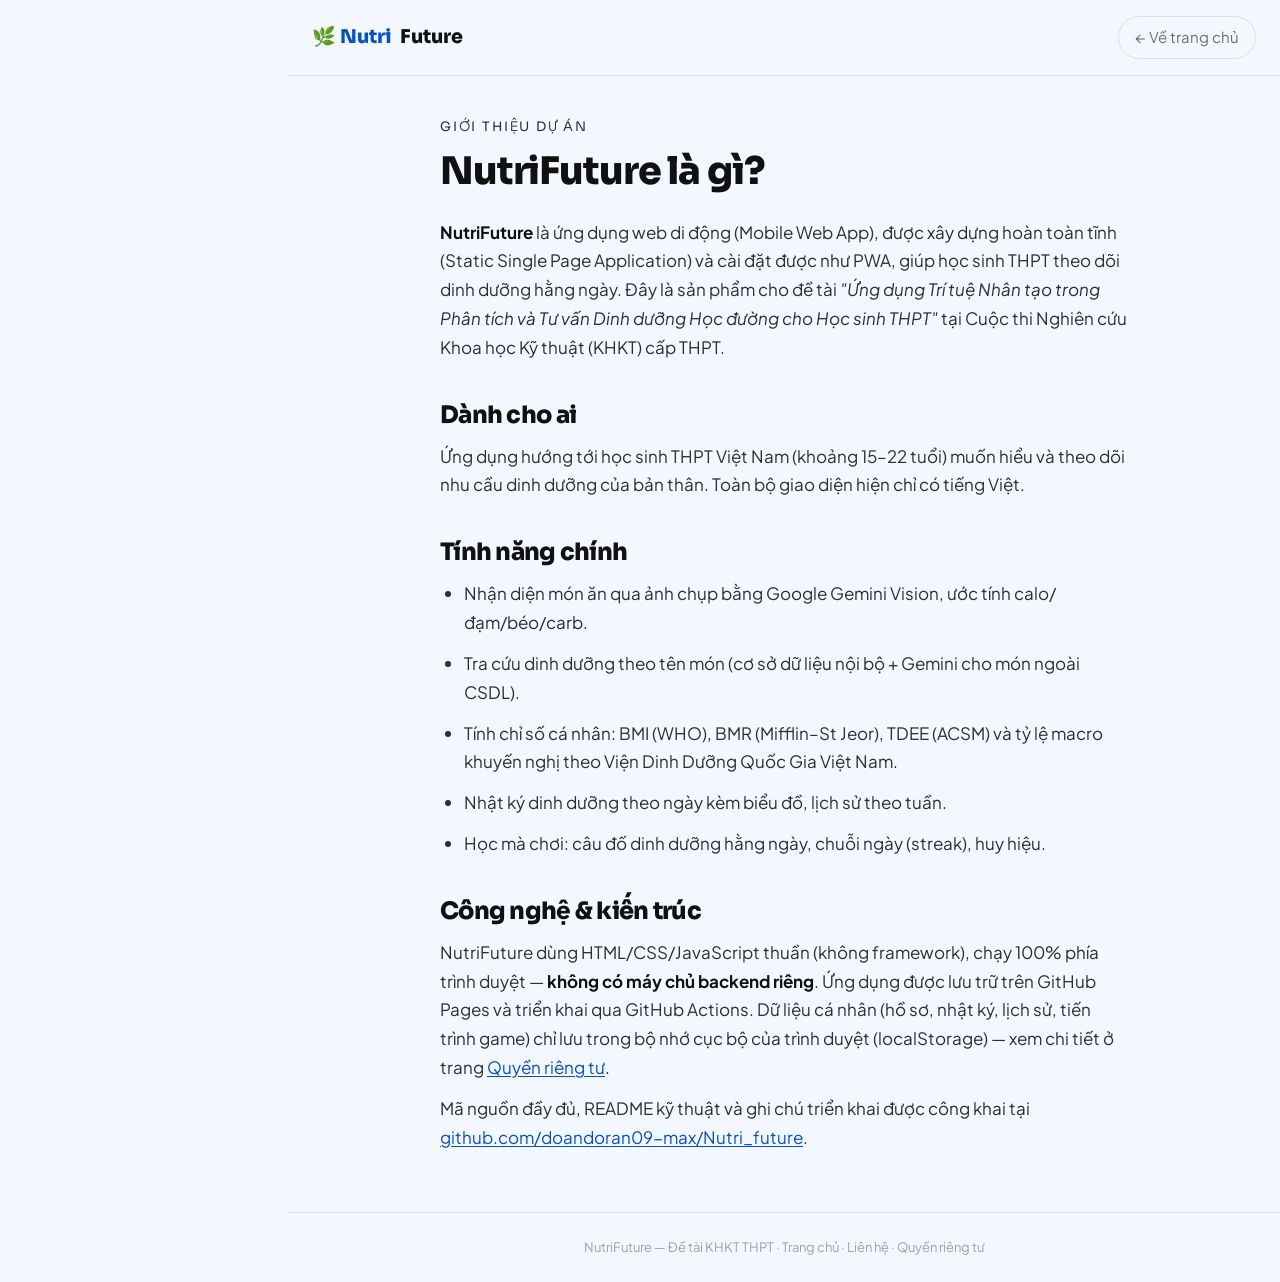
<file: about.html>
<!DOCTYPE html>
<html lang="vi">
<head>
  <meta charset="UTF-8" />
  <meta name="viewport" content="width=device-width, initial-scale=1.0, viewport-fit=cover" />
  <meta name="theme-color" content="#054fd4" />

  <title>Giới thiệu — NutriFuture</title>
  <meta name="description" content="NutriFuture là ứng dụng web tĩnh (PWA) dùng Google Gemini AI giúp học sinh THPT theo dõi dinh dưỡng — tìm hiểu tính năng, đối tượng sử dụng và công nghệ." />
  <link rel="canonical" href="https://doandoran09-max.github.io/Nutri_future/about.html" />
  <meta property="og:type" content="article" />
  <meta property="og:title" content="Giới thiệu — NutriFuture" />
  <meta property="og:description" content="NutriFuture là ứng dụng web tĩnh (PWA) dùng Google Gemini AI giúp học sinh THPT theo dõi dinh dưỡng." />
  <meta property="og:url" content="https://doandoran09-max.github.io/Nutri_future/about.html" />
  <meta property="og:image" content="https://doandoran09-max.github.io/Nutri_future/icons/icon-512.png" />
  <meta property="og:locale" content="vi_VN" />

  <link rel="icon" type="image/png" sizes="192x192" href="icons/icon-192.png" />

  <script>
    (function () {
      try {
        document.documentElement.setAttribute('data-theme', localStorage.getItem('nf_theme') || 'light');
      } catch (e) {}
    })();
  </script>

  <link rel="preconnect" href="https://fonts.googleapis.com" />
  <link rel="preconnect" href="https://fonts.gstatic.com" crossorigin />
  <link href="https://fonts.googleapis.com/css2?family=Sora:wght@400;500;600;700;800&family=Plus+Jakarta+Sans:ital,wght@0,400;0,500;0,600;0,700;0,800;1,600&display=swap" rel="stylesheet" />

  <link rel="stylesheet" href="css/main.css" />
  <link rel="stylesheet" href="css/static-pages.css" />
</head>
<body class="static-page">

  <header class="static-page__header">
    <a class="static-page__logo" href="index.html#home">🌿 Nutri<span>Future</span></a>
    <a class="static-page__back" href="index.html#home">← Về trang chủ</a>
  </header>

  <main class="static-page__content">
    <p class="static-page__eyebrow">Giới thiệu dự án</p>
    <h1>NutriFuture là gì?</h1>

    <p>
      <strong>NutriFuture</strong> là ứng dụng web di động (Mobile Web App), được xây dựng hoàn
      toàn tĩnh (Static Single Page Application) và cài đặt được như PWA, giúp học sinh THPT
      theo dõi dinh dưỡng hằng ngày. Đây là sản phẩm cho đề tài
      <em>"Ứng dụng Trí tuệ Nhân tạo trong Phân tích và Tư vấn Dinh dưỡng Học đường cho Học
      sinh THPT"</em> tại Cuộc thi Nghiên cứu Khoa học Kỹ thuật (KHKT) cấp THPT.
    </p>

    <h2>Dành cho ai</h2>
    <p>
      Ứng dụng hướng tới học sinh THPT Việt Nam (khoảng 15–22 tuổi) muốn hiểu và theo dõi nhu
      cầu dinh dưỡng của bản thân. Toàn bộ giao diện hiện chỉ có tiếng Việt.
    </p>

    <h2>Tính năng chính</h2>
    <ul>
      <li>Nhận diện món ăn qua ảnh chụp bằng Google Gemini Vision, ước tính calo/đạm/béo/carb.</li>
      <li>Tra cứu dinh dưỡng theo tên món (cơ sở dữ liệu nội bộ + Gemini cho món ngoài CSDL).</li>
      <li>Tính chỉ số cá nhân: BMI (WHO), BMR (Mifflin–St Jeor), TDEE (ACSM) và tỷ lệ macro
        khuyến nghị theo Viện Dinh Dưỡng Quốc Gia Việt Nam.</li>
      <li>Nhật ký dinh dưỡng theo ngày kèm biểu đồ, lịch sử theo tuần.</li>
      <li>Học mà chơi: câu đố dinh dưỡng hằng ngày, chuỗi ngày (streak), huy hiệu.</li>
    </ul>

    <h2>Công nghệ &amp; kiến trúc</h2>
    <p>
      NutriFuture dùng HTML/CSS/JavaScript thuần (không framework), chạy 100% phía trình
      duyệt — <strong>không có máy chủ backend riêng</strong>. Ứng dụng được lưu trữ trên
      GitHub Pages và triển khai qua GitHub Actions. Dữ liệu cá nhân (hồ sơ, nhật ký, lịch sử,
      tiến trình game) chỉ lưu trong bộ nhớ cục bộ của trình duyệt (localStorage) — xem chi
      tiết ở trang <a href="privacy.html">Quyền riêng tư</a>.
    </p>

    <p>
      Mã nguồn đầy đủ, README kỹ thuật và ghi chú triển khai được công khai tại
      <a href="https://github.com/doandoran09-max/Nutri_future">github.com/doandoran09-max/Nutri_future</a>.
    </p>
  </main>

  <footer class="static-page__footer">
    NutriFuture — Đề tài KHKT THPT · <a href="index.html#home">Trang chủ</a> ·
    <a href="contact.html">Liên hệ</a> · <a href="privacy.html">Quyền riêng tư</a>
  </footer>
</body>
</html>
</file>
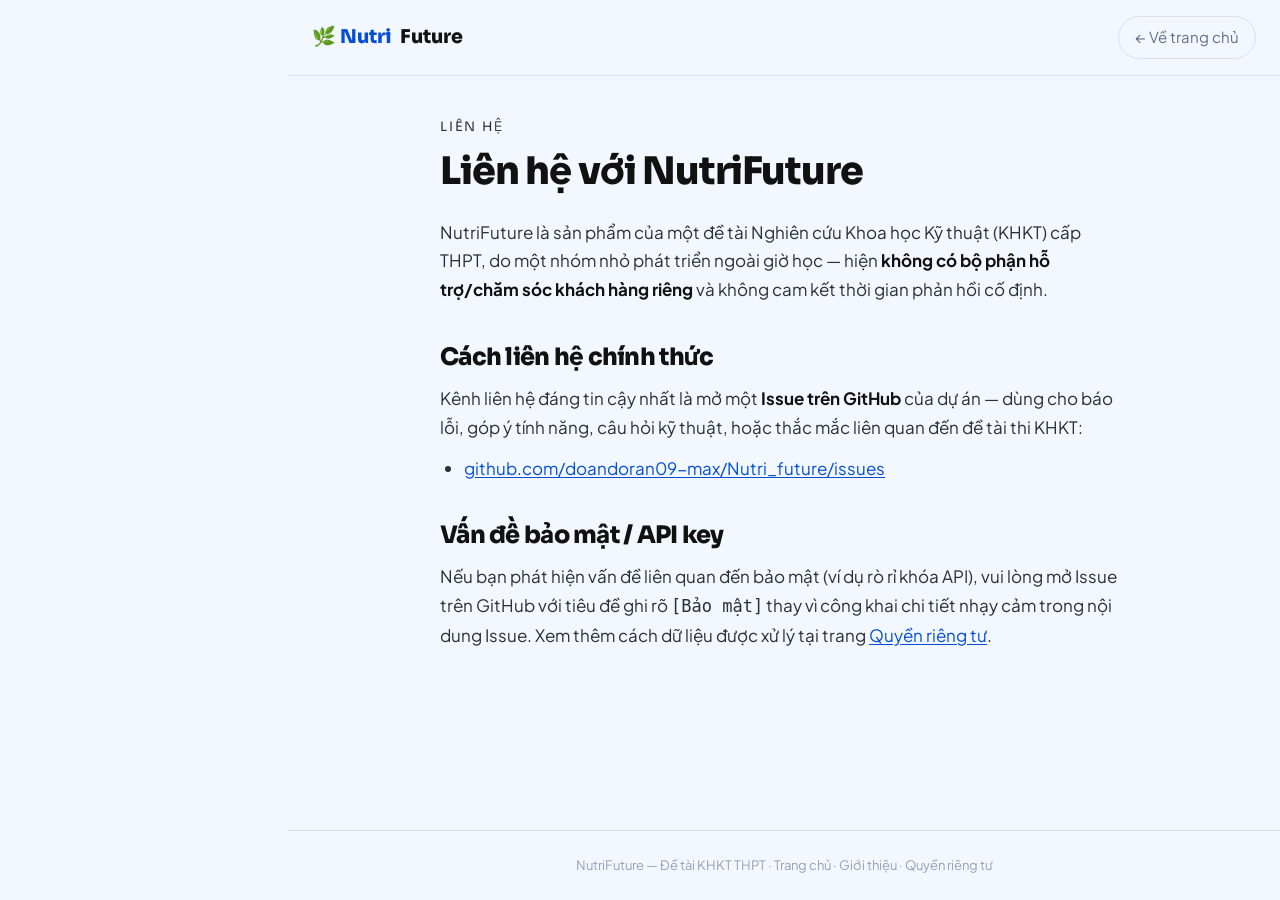
<file: contact.html>
<!DOCTYPE html>
<html lang="vi">
<head>
  <meta charset="UTF-8" />
  <meta name="viewport" content="width=device-width, initial-scale=1.0, viewport-fit=cover" />
  <meta name="theme-color" content="#054fd4" />

  <title>Liên hệ — NutriFuture</title>
  <meta name="description" content="Cách liên hệ với nhóm phát triển NutriFuture — báo lỗi, góp ý tính năng hoặc đặt câu hỏi qua GitHub." />
  <link rel="canonical" href="https://doandoran09-max.github.io/Nutri_future/contact.html" />
  <meta property="og:type" content="website" />
  <meta property="og:title" content="Liên hệ — NutriFuture" />
  <meta property="og:description" content="Cách liên hệ với nhóm phát triển NutriFuture." />
  <meta property="og:url" content="https://doandoran09-max.github.io/Nutri_future/contact.html" />
  <meta property="og:image" content="https://doandoran09-max.github.io/Nutri_future/icons/icon-512.png" />
  <meta property="og:locale" content="vi_VN" />

  <link rel="icon" type="image/png" sizes="192x192" href="icons/icon-192.png" />

  <script>
    (function () {
      try {
        document.documentElement.setAttribute('data-theme', localStorage.getItem('nf_theme') || 'light');
      } catch (e) {}
    })();
  </script>

  <link rel="preconnect" href="https://fonts.googleapis.com" />
  <link rel="preconnect" href="https://fonts.gstatic.com" crossorigin />
  <link href="https://fonts.googleapis.com/css2?family=Sora:wght@400;500;600;700;800&family=Plus+Jakarta+Sans:ital,wght@0,400;0,500;0,600;0,700;0,800;1,600&display=swap" rel="stylesheet" />

  <link rel="stylesheet" href="css/main.css" />
  <link rel="stylesheet" href="css/static-pages.css" />
</head>
<body class="static-page">

  <header class="static-page__header">
    <a class="static-page__logo" href="index.html#home">🌿 Nutri<span>Future</span></a>
    <a class="static-page__back" href="index.html#home">← Về trang chủ</a>
  </header>

  <main class="static-page__content">
    <p class="static-page__eyebrow">Liên hệ</p>
    <h1>Liên hệ với NutriFuture</h1>

    <p>
      NutriFuture là sản phẩm của một đề tài Nghiên cứu Khoa học Kỹ thuật (KHKT) cấp THPT, do
      một nhóm nhỏ phát triển ngoài giờ học — hiện <strong>không có bộ phận hỗ trợ/chăm sóc
      khách hàng riêng</strong> và không cam kết thời gian phản hồi cố định.
    </p>

    <h2>Cách liên hệ chính thức</h2>
    <p>
      Kênh liên hệ đáng tin cậy nhất là mở một <strong>Issue trên GitHub</strong> của dự án —
      dùng cho báo lỗi, góp ý tính năng, câu hỏi kỹ thuật, hoặc thắc mắc liên quan đến đề tài
      thi KHKT:
    </p>
    <ul>
      <li>
        <a href="https://github.com/doandoran09-max/Nutri_future/issues">
          github.com/doandoran09-max/Nutri_future/issues</a>
      </li>
    </ul>

    <h2>Vấn đề bảo mật / API key</h2>
    <p>
      Nếu bạn phát hiện vấn đề liên quan đến bảo mật (ví dụ rò rỉ khóa API), vui lòng mở Issue
      trên GitHub với tiêu đề ghi rõ <code>[Bảo mật]</code> thay vì công khai chi tiết nhạy cảm
      trong nội dung Issue. Xem thêm cách dữ liệu được xử lý tại trang
      <a href="privacy.html">Quyền riêng tư</a>.
    </p>
  </main>

  <footer class="static-page__footer">
    NutriFuture — Đề tài KHKT THPT · <a href="index.html#home">Trang chủ</a> ·
    <a href="about.html">Giới thiệu</a> · <a href="privacy.html">Quyền riêng tư</a>
  </footer>
</body>
</html>
</file>
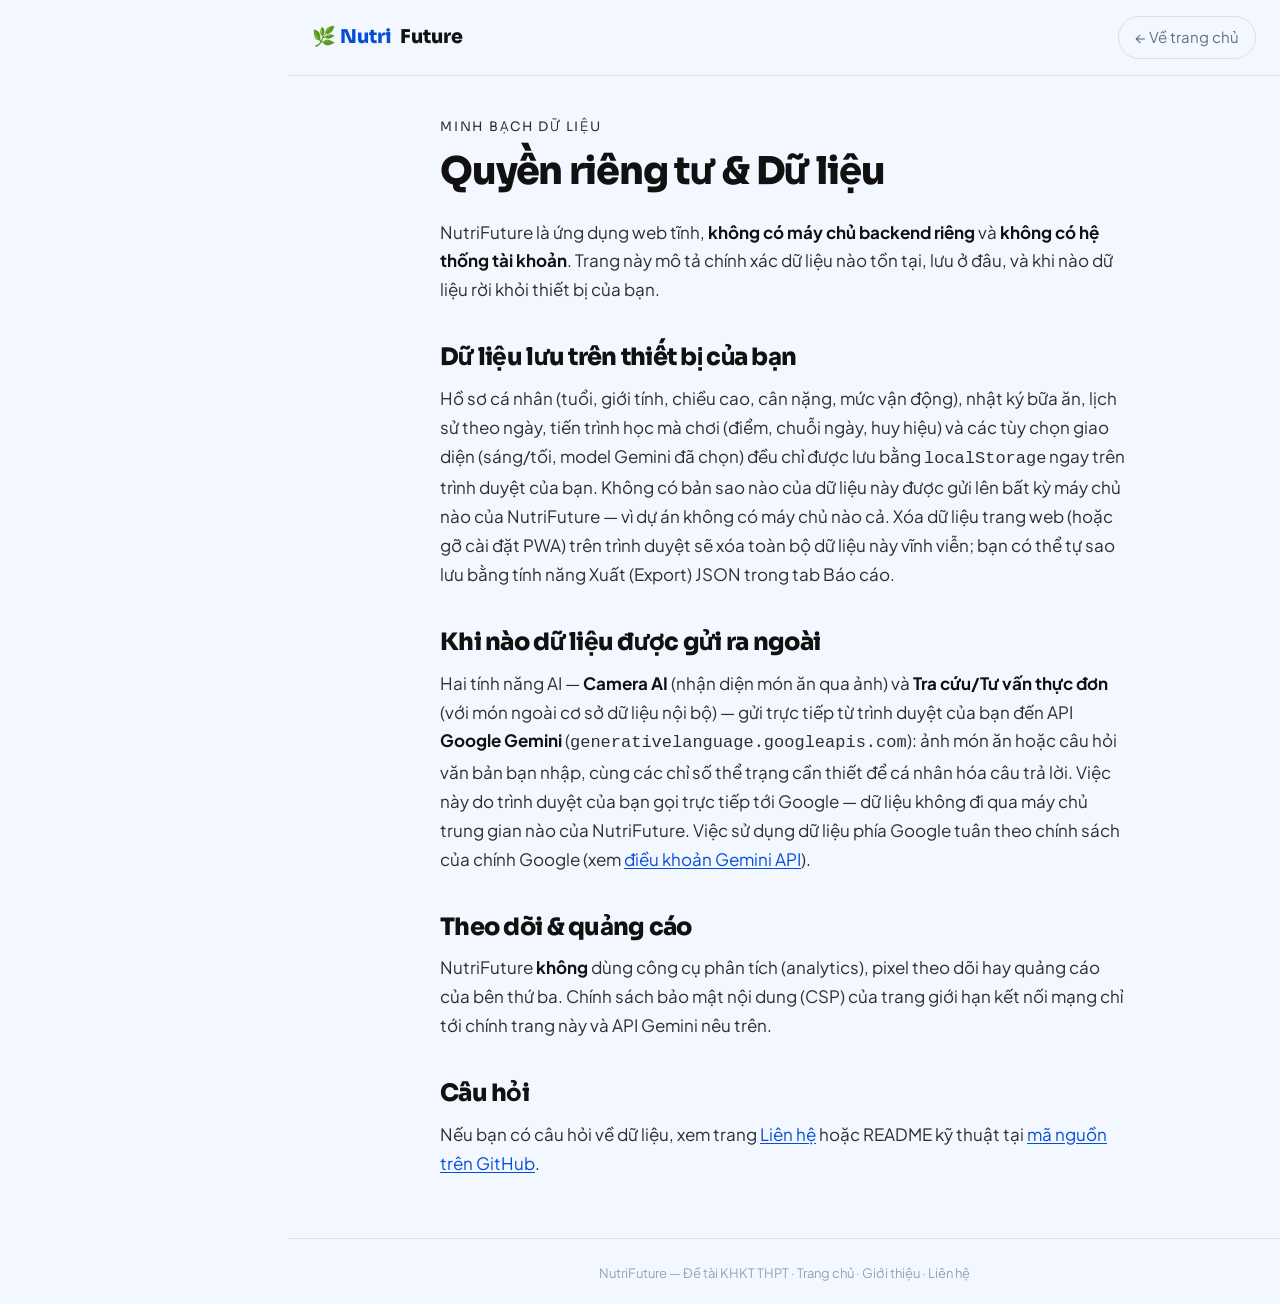
<file: privacy.html>
<!DOCTYPE html>
<html lang="vi">
<head>
  <meta charset="UTF-8" />
  <meta name="viewport" content="width=device-width, initial-scale=1.0, viewport-fit=cover" />
  <meta name="theme-color" content="#054fd4" />

  <title>Quyền riêng tư &amp; Dữ liệu — NutriFuture</title>
  <meta name="description" content="NutriFuture không có máy chủ backend: dữ liệu cá nhân chỉ lưu trong trình duyệt. Tìm hiểu dữ liệu nào tồn tại và Gemini API được dùng ra sao." />
  <link rel="canonical" href="https://doandoran09-max.github.io/Nutri_future/privacy.html" />
  <meta property="og:type" content="article" />
  <meta property="og:title" content="Quyền riêng tư & Dữ liệu — NutriFuture" />
  <meta property="og:description" content="Dữ liệu cá nhân chỉ lưu trong trình duyệt — không có máy chủ backend." />
  <meta property="og:url" content="https://doandoran09-max.github.io/Nutri_future/privacy.html" />
  <meta property="og:image" content="https://doandoran09-max.github.io/Nutri_future/icons/icon-512.png" />
  <meta property="og:locale" content="vi_VN" />

  <link rel="icon" type="image/png" sizes="192x192" href="icons/icon-192.png" />

  <script>
    (function () {
      try {
        document.documentElement.setAttribute('data-theme', localStorage.getItem('nf_theme') || 'light');
      } catch (e) {}
    })();
  </script>

  <link rel="preconnect" href="https://fonts.googleapis.com" />
  <link rel="preconnect" href="https://fonts.gstatic.com" crossorigin />
  <link href="https://fonts.googleapis.com/css2?family=Sora:wght@400;500;600;700;800&family=Plus+Jakarta+Sans:ital,wght@0,400;0,500;0,600;0,700;0,800;1,600&display=swap" rel="stylesheet" />

  <link rel="stylesheet" href="css/main.css" />
  <link rel="stylesheet" href="css/static-pages.css" />
</head>
<body class="static-page">

  <header class="static-page__header">
    <a class="static-page__logo" href="index.html#home">🌿 Nutri<span>Future</span></a>
    <a class="static-page__back" href="index.html#home">← Về trang chủ</a>
  </header>

  <main class="static-page__content">
    <p class="static-page__eyebrow">Minh bạch dữ liệu</p>
    <h1>Quyền riêng tư &amp; Dữ liệu</h1>

    <p>
      NutriFuture là ứng dụng web tĩnh, <strong>không có máy chủ backend riêng</strong> và
      <strong>không có hệ thống tài khoản</strong>. Trang này mô tả chính xác dữ liệu nào tồn
      tại, lưu ở đâu, và khi nào dữ liệu rời khỏi thiết bị của bạn.
    </p>

    <h2>Dữ liệu lưu trên thiết bị của bạn</h2>
    <p>
      Hồ sơ cá nhân (tuổi, giới tính, chiều cao, cân nặng, mức vận động), nhật ký bữa ăn, lịch
      sử theo ngày, tiến trình học mà chơi (điểm, chuỗi ngày, huy hiệu) và các tùy chọn giao
      diện (sáng/tối, model Gemini đã chọn) đều chỉ được lưu bằng
      <code>localStorage</code> ngay trên trình duyệt của bạn. Không có bản sao nào của dữ liệu
      này được gửi lên bất kỳ máy chủ nào của NutriFuture — vì dự án không có máy chủ nào cả.
      Xóa dữ liệu trang web (hoặc gỡ cài đặt PWA) trên trình duyệt sẽ xóa toàn bộ dữ liệu này
      vĩnh viễn; bạn có thể tự sao lưu bằng tính năng Xuất (Export) JSON trong tab Báo cáo.
    </p>

    <h2>Khi nào dữ liệu được gửi ra ngoài</h2>
    <p>
      Hai tính năng AI — <strong>Camera AI</strong> (nhận diện món ăn qua ảnh) và
      <strong>Tra cứu/Tư vấn thực đơn</strong> (với món ngoài cơ sở dữ liệu nội bộ) — gửi trực
      tiếp từ trình duyệt của bạn đến API <strong>Google Gemini</strong>
      (<code>generativelanguage.googleapis.com</code>): ảnh món ăn hoặc câu hỏi văn bản bạn
      nhập, cùng các chỉ số thể trạng cần thiết để cá nhân hóa câu trả lời. Việc này do
      trình duyệt của bạn gọi trực tiếp tới Google — dữ liệu không đi qua máy chủ trung gian
      nào của NutriFuture. Việc sử dụng dữ liệu phía Google tuân theo chính sách của chính
      Google (xem <a href="https://ai.google.dev/gemini-api/terms">điều khoản Gemini API</a>).
    </p>

    <h2>Theo dõi &amp; quảng cáo</h2>
    <p>
      NutriFuture <strong>không</strong> dùng công cụ phân tích (analytics), pixel theo dõi hay
      quảng cáo của bên thứ ba. Chính sách bảo mật nội dung (CSP) của trang giới hạn kết nối
      mạng chỉ tới chính trang này và API Gemini nêu trên.
    </p>

    <h2>Câu hỏi</h2>
    <p>
      Nếu bạn có câu hỏi về dữ liệu, xem trang <a href="contact.html">Liên hệ</a> hoặc
      README kỹ thuật tại
      <a href="https://github.com/doandoran09-max/Nutri_future">mã nguồn trên GitHub</a>.
    </p>
  </main>

  <footer class="static-page__footer">
    NutriFuture — Đề tài KHKT THPT · <a href="index.html#home">Trang chủ</a> ·
    <a href="about.html">Giới thiệu</a> · <a href="contact.html">Liên hệ</a>
  </footer>
</body>
</html>
</file>
<file: css/main.css>
/* ==========================================================================
   NutriFuture — Design System "NUTRITECH BRIGHT"
   --------------------------------------------------------------------------
   Ngôn ngữ thiết kế: siêu hiện đại, khoa học, tươi sáng, sức khỏe — lấy cảm
   hứng từ các nền tảng healthcare/med-tech cao cấp. Nền trắng/xanh nhạt sáng
   rõ, độ tương phản cao, bo góc lớn, nút dạng viên thuốc (pill), gradient
   xanh dương sống động, thẻ nổi khối với bóng đổ màu, số liệu lớn nổi bật.

   Bảng màu: Cerulean Blue #054FD4 + Dodger Blue #1A96FF (chủ đạo),
             Smooky Black #111111 (mực chữ), Platinum #E3E3E3 (viền/nền phụ),
             Emerald (sức khỏe tốt), Violet (tính năng AI).
   Kiểu chữ: Sora (tiêu đề, số liệu — hình khối, tối tân)
             Plus Jakarta Sans (thân bài — dễ đọc, hiện đại).
   Hỗ trợ Sáng/Tối qua [data-theme] trên <html>. Các giao diện cấp cao (divine/eternal/transcendent,
   xem css/level-fx-add.css) dùng chung bộ biến của chế độ Tối.

   Cấu trúc:
     1. Reset & nền tảng
     2. Biến thiết kế (sáng + tối)
     3. Khung ứng dụng
     4. Tiện ích & hệ chữ
     5. Header
     6. Điều hướng
     7. Trang & tiêu đề
     8. Thẻ
     9. Nút
    10. Biểu mẫu & tìm kiếm
    11. Chỉ số & biểu đồ
    12. Nhãn / lời khuyên / thẻ tính năng
    13. Kết quả tra cứu / nhật ký / lịch sử
    14. Bento grid (trang hồ sơ)
    15. Camera toàn màn hình (kính mờ + vuốt ẩn)
    16. Modal / toast / trạng thái tải
   ========================================================================== */

/* --------------------------------------------------------------------------
   1. RESET & NỀN TẢNG
   -------------------------------------------------------------------------- */

*, *::before, *::after { box-sizing: border-box; margin: 0; padding: 0; }

html {
  -webkit-text-size-adjust: 100%;
  text-size-adjust: 100%;
  scroll-behavior: smooth;
}

img, video, canvas, svg { display: block; max-width: 100%; }

button, input, select, textarea { font: inherit; color: inherit; }
button { background: none; border: none; cursor: pointer; }
a { color: inherit; text-decoration: none; }
ul, ol { list-style: none; }

/* Mọi văn bản dài tự xuống dòng ở ranh giới từ — không cắt cụt, không tràn,
   không ngắt giữa từ (giữ nguyên bài học từ các lần trước) */
body, p, span, div, h1, h2, h3, h4, h5, h6,
li, td, th, label, strong, em, small {
  overflow-wrap: break-word;
  word-break: normal;
}

/* --------------------------------------------------------------------------
   2. BIẾN THIẾT KẾ
   -------------------------------------------------------------------------- */

:root {
  color-scheme: light;

  /* === Chủ đạo: Cerulean → Dodger Blue === */
  --primary-50:  #eaf1ff;
  --primary-100: #d6e4ff;
  --primary-200: #aec9ff;
  --primary-300: #7fa8ff;
  --primary-400: #4785fb;
  --primary-500: #1a6bf0;
  --primary-600: #054fd4;
  --primary-700: #0440ac;
  --primary-800: #063585;
  --primary-900: #092c69;
  --primary-bright: #1a96ff;

  --grad-primary: linear-gradient(135deg, #054fd4 0%, #1a96ff 100%);
  --grad-primary-vivid: linear-gradient(135deg, #0742c0 0%, #1a96ff 55%, #3fc5ff 100%);

  /* === Emerald: tín hiệu sức khỏe tốt === */
  --green-50:  #e9fbf1;
  --green-100: #cff5df;
  --green-200: #99e8bd;
  --green-500: #12b76a;
  --green-600: #0d9a58;
  --green-700: #0a7d47;

  /* === Vàng hổ phách: cảnh báo nhẹ === */
  --amber-50:  #fff8e8;
  --amber-100: #ffedc2;
  --amber-200: #ffd980;
  --amber-500: #f5a524;
  --amber-600: #d1860f;
  --amber-700: #a3690c;

  /* === Đỏ san hô: cảnh báo mạnh === */
  --rose-50:  #ffeef0;
  --rose-100: #ffd9de;
  --rose-200: #ffb4bd;
  --rose-500: #f23155;
  --rose-600: #d61e40;
  --rose-700: #ac1733;

  /* === Sky: nước / hydrat hoá === */
  --sky-50:  #e8f9ff;
  --sky-100: #c9f0ff;
  --sky-200: #94e1ff;
  --sky-500: #0aa8e0;
  --sky-600: #0888b5;
  --sky-700: #076a8c;

  /* === Violet: tính năng AI === */
  --purple-50:  #f3eeff;
  --purple-100: #e5d9ff;
  --purple-200: #cbb3ff;
  --purple-500: #7c4dff;
  --purple-600: #6a35f0;
  --purple-700: #5527c2;

  /* === Trung tính: Smooky Black → Platinum === */
  --white: #ffffff;
  --ink:        #111111;
  --ink-soft:   #2b2f38;
  --ink-muted:  #667085;
  --ink-faint:  #98a2b3;

  --slate-50:  #f6f8fc;
  --slate-100: #eef1f8;
  --slate-200: #e3e3e3;
  --slate-300: #cfd3dd;
  --slate-400: #98a2b3;
  --slate-500: #667085;
  --slate-600: #475066;
  --slate-700: #2b2f38;
  --slate-800: #1c1f26;
  --slate-900: #111111;
  --slate-950: #0a0b0e;

  /* === Vai trò bề mặt === */
  --paper:  #f3f7ff;
  --panel:  var(--white);
  --line:        rgba(17, 17, 17, 0.10);
  --line-strong: rgba(17, 17, 17, 0.18);

  /* === Chữ: Sora (hình khối, tối tân) cho tiêu đề & số liệu,
             Plus Jakarta Sans cho thân bài dễ đọc === */
  --font-display: 'Sora', 'Plus Jakarta Sans', system-ui, -apple-system, sans-serif;
  --font-family:  'Plus Jakarta Sans', 'Sora', system-ui, -apple-system, sans-serif;

  /* Thang chữ — phóng to rõ rệt so với các bản trước, đúng tinh thần
     "to hơn, cách điệu" mà vẫn tối ưu di động */
  --fs-xs:  0.8125rem;
  --fs-sm:  0.9375rem;
  --fs-base: 1.0625rem;
  --fs-md:  1.1875rem;
  --fs-lg:  1.5rem;
  --fs-xl:  1.875rem;
  --fs-2xl: 2.375rem;
  --fs-3xl: 3.25rem;
  --fs-4xl: 4rem;

  --tracking-eyebrow: 0.14em;
  --tracking-display: -0.03em;

  --sp-1: 0.25rem;
  --sp-2: 0.5rem;
  --sp-3: 0.75rem;
  --sp-4: 1rem;
  --sp-5: 1.5rem;
  --sp-6: 2rem;
  --sp-7: 2.5rem;
  --sp-8: 3rem;

  /* Bo góc lớn — hình khối bo tròn hiện đại */
  --radius-sm:  0.625rem;
  --radius-md:  0.875rem;
  --radius-lg:  1.125rem;
  --radius-xl:  1.5rem;
  --radius-2xl: 1.875rem;
  --radius-3xl: 2.25rem;
  --radius-full: 999px;

  /* Bóng đổ có sắc xanh nhẹ (glow) — tương phản mạnh hơn bản trước */
  --shadow-xs: 0 1px 2px rgba(5, 16, 54, 0.06);
  --shadow-sm: 0 4px 14px -4px rgba(5, 16, 54, 0.12);
  --shadow-md: 0 16px 36px -14px rgba(5, 40, 120, 0.24);
  --shadow-lg: 0 28px 60px -20px rgba(5, 40, 120, 0.30);
  --shadow-xl: 0 40px 90px -26px rgba(5, 40, 120, 0.36);
  --glow-primary: 0 14px 30px -8px rgba(26, 107, 240, 0.45);
  --glow-primary-sm: 0 6px 16px -4px rgba(26, 107, 240, 0.4);

  --duration-fast: 140ms;
  --duration-normal: 240ms;
  --duration-slow: 380ms;
  --ease-out: cubic-bezier(0.22, 0.61, 0.36, 1);
  --ease-spring: cubic-bezier(0.34, 1.4, 0.64, 1);

  --z-nav: 60;
  --z-header: 50;
  --z-modal: 100;
  --z-toast: 120;

  --sidebar-w: 18rem;
  --content-max: 78rem;
  --bottombar-h: 4.75rem;
}

/* === Chế độ Tối: nền mực đêm xanh navy sâu, giữ nguyên gradient chủ đạo === */
html[data-theme='dark'],
html[data-nf-realm='divine'],
html[data-nf-realm='eternal'],
html[data-nf-realm='transcendent'] {
  color-scheme: dark;

  --white: #ffffff;
  --ink:        #f3f6fd;
  --ink-soft:   #d4dae8;
  --ink-muted:  #9aa4bd;
  --ink-faint:  #6c7690;

  --paper:  #0a0e1c;
  --panel:  #121729;
  --line:        rgba(226, 233, 255, 0.12);
  --line-strong: rgba(226, 233, 255, 0.22);

  --slate-50:  #121729;
  --slate-100: #171d33;
  --slate-200: #232a45;
  --slate-300: #333c5c;
  --slate-400: #6c7690;
  --slate-500: #9aa4bd;
  --slate-600: #b9c1d8;
  --slate-700: #d4dae8;
  --slate-800: #e6e9f3;
  --slate-900: #f3f6fd;

  --primary-50:  #10182e;
  --primary-100: #14203d;
  --primary-200: #1c3567;
  --primary-300: #24499a;
  --primary-500: #2f78f2;
  --primary-600: #4c93ff;
  --primary-700: #7fb2ff;
  --primary-bright: #4fc3ff;

  --grad-primary: linear-gradient(135deg, #1a58d6 0%, #2fa8ff 100%);
  --grad-primary-vivid: linear-gradient(135deg, #1547b0 0%, #2b8ce8 55%, #4fd0ff 100%);

  --green-50: #0d1f18; --green-100: #123322; --green-500: #22c07f; --green-600: #3fd396; --green-700: #6fe3b3;
  --amber-50: #241a0a; --amber-100: #392a0f; --amber-500: #f5a524; --amber-600: #ffbe4d; --amber-700: #ffd685;
  --rose-50: #26121a;  --rose-100: #3a1a25;  --rose-500: #ff5578; --rose-600: #ff7692;  --rose-700: #ff9bb0;
  --sky-50: #08222b;   --sky-100: #0d3542;   --sky-500: #29c2f5; --sky-600: #5fd3f8;   --sky-700: #93e2fb;
  --purple-50: #1a1230; --purple-100: #271b46; --purple-500: #9b7bff; --purple-600: #b39bff; --purple-700: #cabcff;

  --shadow-xs: 0 1px 2px rgba(0, 0, 0, 0.3);
  --shadow-sm: 0 4px 14px -4px rgba(0, 0, 0, 0.45);
  --shadow-md: 0 16px 36px -14px rgba(0, 0, 0, 0.55);
  --shadow-lg: 0 28px 60px -20px rgba(0, 0, 0, 0.6);
  --shadow-xl: 0 40px 90px -26px rgba(0, 0, 0, 0.65);
  --glow-primary: 0 14px 34px -6px rgba(47, 168, 255, 0.5);
  --glow-primary-sm: 0 6px 18px -4px rgba(47, 168, 255, 0.45);
}

/* --------------------------------------------------------------------------
   3. KHUNG ỨNG DỤNG
   -------------------------------------------------------------------------- */

body {
  font-family: var(--font-family);
  font-size: var(--fs-base);
  line-height: 1.65;
  color: var(--ink-soft);
  background-color: var(--paper);
  /* Nền xanh sáng có chiều sâu: 2 quầng sáng lớn mờ ở góc trên,
     bám hẳn vào background thay vì phần tử DOM riêng (tránh lỗi che nội dung
     đã gặp ở các bản trước) */
  background-image:
    radial-gradient(circle at 12% -6%, rgba(26, 150, 255, 0.16), transparent 42%),
    radial-gradient(circle at 100% 0%, rgba(5, 79, 212, 0.12), transparent 38%),
    radial-gradient(circle at 90% 60%, rgba(124, 77, 255, 0.07), transparent 40%);
  background-attachment: fixed;
  min-height: 100vh;
  -webkit-font-smoothing: antialiased;
  -moz-osx-font-smoothing: grayscale;
  transition: background-color var(--duration-normal) var(--ease-out), color var(--duration-normal) var(--ease-out);
}

html[data-theme='dark'] body,
html[data-nf-realm='divine'] body,
html[data-nf-realm='eternal'] body,
html[data-nf-realm='transcendent'] body {
  background-image:
    radial-gradient(circle at 12% -6%, rgba(47, 168, 255, 0.18), transparent 42%),
    radial-gradient(circle at 100% 0%, rgba(26, 88, 214, 0.16), transparent 38%),
    radial-gradient(circle at 90% 60%, rgba(155, 123, 255, 0.1), transparent 40%);
}

#app-content {
  display: block;
  width: 100%;
  max-width: var(--content-max);
  margin: 0 auto;
  padding: var(--sp-5) var(--sp-4) calc(var(--bottombar-h) + var(--sp-6));
}

@media (min-width: 640px) {
  #app-content { padding-left: var(--sp-6); padding-right: var(--sp-6); }
}

@media (min-width: 1024px) {
  body { padding-left: var(--sidebar-w); }
  #app-content { padding: var(--sp-7) var(--sp-7) var(--sp-8); }
}

@media (min-width: 1440px) {
  #app-content { padding-left: var(--sp-8); padding-right: var(--sp-8); }
}

/* --------------------------------------------------------------------------
   4. TIỆN ÍCH & HỆ CHỮ
   -------------------------------------------------------------------------- */

h1, h2, h3, h4, h5, h6 {
  font-family: var(--font-display);
  font-weight: 800;
  letter-spacing: var(--tracking-display);
  color: var(--ink);
  line-height: 1.15;
}

.hidden { display: none !important; }

.sr-only {
  position: absolute; width: 1px; height: 1px;
  padding: 0; margin: -1px; overflow: hidden;
  clip: rect(0, 0, 0, 0); white-space: nowrap; border: 0;
}

.text-xs   { font-size: var(--fs-xs); }
.text-sm   { font-size: var(--fs-sm); }
.text-bold { font-weight: 700; }
.text-muted { color: var(--ink-muted); }

.section-label,
.card__label {
  display: block;
  font-family: var(--font-display);
  font-size: var(--fs-xs);
  font-weight: 700;
  text-transform: uppercase;
  letter-spacing: var(--tracking-eyebrow);
  color: var(--primary-600);
  margin-bottom: var(--sp-2);
}

/* --------------------------------------------------------------------------
   5. HEADER
   -------------------------------------------------------------------------- */

#app-header {
  position: sticky;
  top: 0;
  z-index: var(--z-header);
  background: color-mix(in srgb, var(--paper) 82%, transparent);
  backdrop-filter: blur(14px) saturate(160%);
  -webkit-backdrop-filter: blur(14px) saturate(160%);
  border-bottom: 1px solid var(--line);
}

.header-inner {
  max-width: var(--content-max);
  margin: 0 auto;
  padding: var(--sp-3) var(--sp-4);
  display: flex;
  align-items: center;
  justify-content: space-between;
  gap: var(--sp-3);
}

.logo { display: flex; align-items: center; gap: var(--sp-3); cursor: pointer; min-width: 0; }

.logo__icon {
  flex-shrink: 0;
  width: 2.75rem;
  height: 2.75rem;
  border-radius: var(--radius-lg);
  background: var(--grad-primary);
  color: var(--white);
  display: flex;
  align-items: center;
  justify-content: center;
  font-size: var(--fs-md);
  box-shadow: var(--glow-primary-sm);
}

.logo__text {
  min-width: 0;
  overflow: hidden;
  text-overflow: ellipsis;
  white-space: nowrap;
  font-family: var(--font-display);
  font-size: var(--fs-lg);
  font-weight: 800;
  letter-spacing: var(--tracking-display);
  color: var(--ink);
  line-height: 1.1;
}
.logo__text span {
  background: var(--grad-primary);
  -webkit-background-clip: text;
  background-clip: text;
  color: var(--primary-600); /* dự phòng nếu trình duyệt không hỗ trợ clip-text */
}
@supports ((-webkit-background-clip: text) or (background-clip: text)) {
  .logo__text span { -webkit-text-fill-color: transparent; }
}

.header-actions { display: flex; align-items: center; gap: var(--sp-2); flex-shrink: 0; }

.header-date {
  display: inline-flex;
  align-items: center;
  justify-content: center;
  gap: var(--sp-2);
  min-height: 2.75rem;
  min-width: 2.75rem;
  padding: 0 var(--sp-4);
  border: 1px solid var(--line);
  border-radius: var(--radius-full);
  background: var(--panel);
  font-size: var(--fs-xs);
  font-weight: 700;
  color: var(--ink-soft);
  cursor: pointer;
  transition: border-color var(--duration-fast) var(--ease-out),
              color var(--duration-fast) var(--ease-out),
              transform var(--duration-fast) var(--ease-out),
              box-shadow var(--duration-fast) var(--ease-out);
}
.header-date:hover { border-color: var(--primary-400); color: var(--primary-600); box-shadow: var(--shadow-sm); transform: translateY(-1px); }
.header-date.active { border-color: var(--primary-500); color: var(--primary-600); background: var(--primary-50); }

/* Trên màn hình hẹp, 3 nút hành động + logo 2 màu (gradient-clip) không đủ chỗ
   → text-overflow:ellipsis cắt ngay giữa vùng gradient trông như chữ bị "vỡ/đè".
   Giải pháp: nhường chỗ cho logo bằng cách thu gọn nút "Báo cáo" về icon-only. */
@media (max-width: 480px) {
  .header-date span { display: none; }
  .header-date { padding: 0; width: 2.75rem; }
  .logo__text { font-size: var(--fs-md); }
}

@media (min-width: 1024px) {
  #app-header { background: transparent; border-bottom: none; backdrop-filter: none; -webkit-backdrop-filter: none; }
  .header-inner { padding: var(--sp-6) var(--sp-7) 0; justify-content: flex-end; }
  .header-inner .logo { display: none; }
}

/* --------------------------------------------------------------------------
   6. ĐIỀU HƯỚNG — thanh dưới trên điện thoại, thanh bên trên máy tính
   -------------------------------------------------------------------------- */

#bottom-nav {
  position: fixed;
  left: 0; right: 0; bottom: 0;
  z-index: var(--z-nav);
  height: calc(var(--bottombar-h) + env(safe-area-inset-bottom, 0px));
  padding: 0 var(--sp-2) env(safe-area-inset-bottom, 0px);
  display: flex;
  align-items: stretch;
  justify-content: space-around;
  gap: var(--sp-1);
  background: var(--panel);
  border-top: 1px solid var(--line);
  box-shadow: 0 -10px 30px -16px rgba(5, 16, 54, 0.25);
  /* Safari iOS có thể scale raster layer của fixed element trong lúc
     rubber-band/visual-viewport thay đổi nếu nav bị ép vào GPU bằng transform.
     Vì vậy nav tuyệt đối KHÔNG dùng transform/translateZ/will-change. */
  transform: none !important;
  -webkit-transform: none !important;
  will-change: auto;
  backface-visibility: hidden;
  -webkit-backface-visibility: hidden;
  contain: layout paint style;
}

html, body {
  /* Chặn hiệu ứng kéo giật (bounce) ở đầu/cuối trang — nguyên nhân chính khiến
     thanh nav cố định trông như bị "co lại" khi người dùng kéo mạnh trang xuống. */
  overscroll-behavior-y: none;
}

.nav-btn {
  position: relative;
  flex: 1 1 0;
  min-width: 0;
  display: flex;
  flex-direction: column;
  align-items: center;
  justify-content: center;
  gap: 0.2rem;
  padding: var(--sp-2) 0.15rem;
  border-radius: var(--radius-md);
  font-family: var(--font-display);
  font-size: 0.6875rem;
  font-weight: 700;
  color: var(--ink-faint);
  transition: color var(--duration-fast) var(--ease-out);
}

.nav-btn i { font-size: 1.25rem; }

.nav-btn span { max-width: 100%; overflow: hidden; text-overflow: ellipsis; white-space: nowrap; }

.nav-btn:hover { color: var(--ink-muted); }
.nav-btn.active { color: var(--primary-600); }

.nav-btn.active::before {
  content: '';
  position: absolute;
  top: 0.15rem;
  left: 30%;
  right: 30%;
  height: 3px;
  border-radius: var(--radius-full);
  background: var(--grad-primary);
}

.nav-btn__icon-wrap {
  display: flex;
  align-items: center;
  justify-content: center;
}
/* Nhấn: icon nhún nhẹ (áp cho mọi tab) */
.nav-btn i { transition: transform var(--duration-fast) var(--ease-spring); }
.nav-btn:active i { transform: scale(0.86); }

@media (min-width: 1024px) {
  #bottom-nav {
    top: 0; right: auto; bottom: 0;
    width: var(--sidebar-w);
    height: 100vh;
    flex-direction: column;
    justify-content: flex-start;
    align-items: stretch;
    gap: var(--sp-2);
    padding: var(--sp-6) var(--sp-4);
    border-top: none;
    border-right: 1px solid var(--line);
    box-shadow: none;
    overflow-y: auto;
  }

  #bottom-nav::before {
    content: 'NUTRIFUTURE AI';
    display: block;
    padding: 0 var(--sp-4) var(--sp-4);
    margin-bottom: var(--sp-3);
    border-bottom: 1px solid var(--line);
    font-family: var(--font-display);
    font-size: var(--fs-xs);
    font-weight: 800;
    letter-spacing: var(--tracking-eyebrow);
    background: var(--grad-primary);
    -webkit-background-clip: text;
    background-clip: text;
    color: var(--primary-600);
  }
  @supports ((-webkit-background-clip: text) or (background-clip: text)) {
    #bottom-nav::before { -webkit-text-fill-color: transparent; }
  }

  .nav-btn {
    flex: 0 0 auto;
    flex-direction: row;
    justify-content: flex-start;
    gap: var(--sp-3);
    min-height: 3.25rem;
    padding: 0 var(--sp-4);
    border-radius: var(--radius-lg);
    font-size: var(--fs-base);
    font-weight: 700;
  }

  .nav-btn i { font-size: var(--fs-md); width: 1.5rem; text-align: center; }
  .nav-btn span { font-size: var(--fs-base); }

  .nav-btn:hover { background: var(--slate-100); color: var(--ink); }

  .nav-btn.active::before { display: none; }
  .nav-btn.active {
    background: var(--grad-primary);
    color: var(--white);
    box-shadow: var(--glow-primary-sm);
  }

  .nav-btn__icon-wrap { width: 1.5rem; }
}

/* --------------------------------------------------------------------------
   7. TRANG & TIÊU ĐỀ
   -------------------------------------------------------------------------- */

.page { animation: pageFade 200ms var(--ease-out); }   /* trang chỉ mờ dần; card mang chuyển động chính (mục 22) */
@keyframes pageFade { from { opacity: 0; } }

.page__header { margin-bottom: var(--sp-6); }

.page-title {
  font-family: var(--font-display);
  font-size: var(--fs-2xl);
  font-weight: 800;
  letter-spacing: var(--tracking-display);
  line-height: 1.1;
  color: var(--ink);
  margin-bottom: var(--sp-2);
}

@media (min-width: 768px) { .page-title { font-size: var(--fs-3xl); } }

.page__body { display: flex; flex-direction: column; gap: var(--sp-5); }

.grid-2-desktop, .home-layout {
  display: grid;
  grid-template-columns: minmax(0, 1fr);
  gap: var(--sp-5);
  align-items: start;
}

/* SỬA LỖI TRÀN NGANG: các div flex-column lồng bên trong (viết inline
   trong JS, không có class) mặc định có min-width:auto — khi nội dung
   (vd: 2 nút hành động cạnh nhau) rộng hơn cột khả dụng, cả track lưới
   sẽ phình theo thay vì co lại, đẩy trang tràn ngang trên màn hình hẹp.
   min-width:0 tại đúng ranh giới item-lưới chặn đứng việc lan truyền đó. */
.grid-2-desktop > *, .home-layout > * { min-width: 0; }

.home-layout__main, .home-layout__side { display: flex; flex-direction: column; gap: var(--sp-5); min-width: 0; }

@media (min-width: 1024px) {
  .grid-2-desktop, .home-layout {
    grid-template-columns: minmax(0, 1.55fr) minmax(0, 1fr);
    gap: var(--sp-6);
  }
}

/* --------------------------------------------------------------------------
   8. THẺ — khối nổi, bo góc lớn, bóng đổ có sắc xanh
   -------------------------------------------------------------------------- */

.card {
  position: relative;
  background: var(--panel);
  border: 1px solid var(--line);
  border-radius: var(--radius-xl);
  padding: var(--sp-5);
  box-shadow: var(--shadow-sm);
  min-width: 0;
  transition: box-shadow var(--duration-normal) var(--ease-out),
              border-color var(--duration-normal) var(--ease-out),
              background-color var(--duration-normal) var(--ease-out);
}

@media (min-width: 768px) { .card { padding: var(--sp-6); } }

/* Thẻ nhấn mạnh: viền gradient mảnh bao quanh + nền hơi nổi */
.card--glass {
  border: 1px solid transparent;
  background:
    linear-gradient(var(--panel), var(--panel)) padding-box,
    var(--grad-primary) border-box;
  box-shadow: var(--shadow-md);
}

/* --------------------------------------------------------------------------
   9. NÚT — dạng viên thuốc (pill), gradient sống động
   -------------------------------------------------------------------------- */

.btn {
  display: inline-flex;
  align-items: center;
  justify-content: center;
  gap: var(--sp-2);
  min-height: 3.125rem;
  min-width: 0;
  padding: 0 var(--sp-6);
  border: 1.5px solid transparent;
  border-radius: var(--radius-full);
  font-family: var(--font-display);
  font-size: var(--fs-sm);
  font-weight: 700;
  line-height: 1.3;
  text-align: center;
  white-space: normal;
  cursor: pointer;
  transition: transform var(--duration-fast) var(--ease-spring),
              box-shadow var(--duration-fast) var(--ease-out),
              background-color var(--duration-fast) var(--ease-out),
              border-color var(--duration-fast) var(--ease-out),
              color var(--duration-fast) var(--ease-out);
}

.btn:active { transform: scale(0.96); }
.btn:disabled, .btn[disabled] { opacity: 0.5; cursor: not-allowed; transform: none; }

.btn--primary {
  background: var(--grad-primary);
  color: var(--white);
  box-shadow: var(--glow-primary-sm);
}
.btn--primary:hover:not(:disabled) { box-shadow: var(--glow-primary); transform: translateY(-2px); }

.btn--outline {
  background: var(--panel);
  border-color: var(--line-strong);
  color: var(--ink-soft);
}
.btn--outline:hover:not(:disabled) { border-color: var(--primary-400); color: var(--primary-600); box-shadow: var(--shadow-sm); }

.btn--danger { background: var(--rose-500); color: var(--white); box-shadow: 0 10px 24px -8px rgba(242, 49, 85, 0.45); }
.btn--danger:hover:not(:disabled) { background: var(--rose-600); }

.btn--sm { min-height: 2.5rem; padding: 0 var(--sp-4); font-size: var(--fs-xs); }

.btn--start-group { display: flex; gap: var(--sp-3); width: 100%; flex-wrap: wrap; }
.btn--start-group > * { flex: 1 1 10rem; }

.chip-btn {
  min-height: 2.5rem;
  padding: 0.4rem 1rem !important;
  border-radius: var(--radius-full) !important;
  cursor: pointer;
  transition: transform var(--duration-fast) var(--ease-spring),
              box-shadow var(--duration-fast) var(--ease-out);
}
.chip-btn:hover { transform: translateY(-2px); box-shadow: var(--shadow-sm); }

/* Chip chọn dị ứng (Hồ sơ) — trạng thái bấm chọn dùng màu rose để gợi "cảnh báo" */
.allergy-chip {
  display: inline-flex; align-items: center; gap: var(--sp-1);
  padding: 0.4rem 0.85rem; border-radius: var(--radius-full);
  border: 1px solid var(--line); background: var(--panel);
  font-size: var(--fs-xs); font-weight: 700; color: var(--ink-soft);
  cursor: pointer; text-align: left;
  transition: transform var(--duration-fast) var(--ease-spring),
              background var(--duration-fast) var(--ease-out),
              border-color var(--duration-fast) var(--ease-out),
              color var(--duration-fast) var(--ease-out);
}
.allergy-chip:hover { transform: translateY(-2px); }
.allergy-chip.is-selected {
  background: var(--rose-50); border-color: var(--rose-200); color: var(--rose-700);
}
.allergy-chip .allergy-chip__check { opacity: 0; width: 0; overflow: hidden; transition: opacity var(--duration-fast) var(--ease-out), width var(--duration-fast) var(--ease-out); }
.allergy-chip.is-selected .allergy-chip__check { opacity: 1; width: 1em; }

/* --------------------------------------------------------------------------
   10. BIỂU MẪU & THANH TÌM KIẾM
   -------------------------------------------------------------------------- */

.search-bar { position: relative; display: flex; align-items: center; width: 100%; min-width: 0; }

.search-bar__icon {
  position: absolute;
  left: var(--sp-4);
  color: var(--ink-faint);
  font-size: var(--fs-base);
  pointer-events: none;
}

.search-bar__input {
  width: 100%;
  min-width: 0;
  min-height: 3.5rem;
  padding: var(--sp-3) var(--sp-4);
  background: var(--slate-50);
  border: 1.5px solid var(--line);
  border-radius: var(--radius-full);
  font-size: var(--fs-base);
  color: var(--ink);
  transition: border-color var(--duration-fast) var(--ease-out), box-shadow var(--duration-fast) var(--ease-out);
}

.search-bar .search-bar__input { padding-left: calc(var(--sp-4) * 2.4); }

/* SỬA LỖI: chữ đang gõ bị nút "Tra cứu" che mất — dành hẳn khoảng trống bên
   phải bằng đúng bề rộng nút (đo bằng biến, không đoán mò), để con trỏ và
   chữ không bao giờ chui xuống dưới nút. */
.search-bar { --search-btn-w: 9.75rem; }
.search-bar .search-bar__input { padding-right: calc(var(--search-btn-w) + var(--sp-2)); }

.search-bar__input::placeholder { color: var(--ink-faint); }

.search-bar__input:focus {
  outline: none;
  border-color: var(--primary-400);
  background: var(--panel);
  box-shadow: 0 0 0 4px var(--primary-100);
}

/* Ô nhập không nằm trong thanh tìm kiếm (không icon trái, không nút phải) */
.card .search-bar__input:not(.search-bar .search-bar__input) {
  padding-left: var(--sp-4);
  padding-right: var(--sp-4);
  border-radius: var(--radius-lg);
}

/* SỬA LỖI chuyển động: trước đây nút chỉ nằm giữa nhờ flex (không có top/transform gốc), nhưng
   :hover/:active lại đặt transform: translateY(-50%) scale(...) → nút NHẢY LÊN ~nửa chiều cao và phóng to.
   Nay nút được neo cố định (top:50% + translateY(-50%)) và trạng thái hover/active chỉ đổi độ sáng/bóng —
   không dịch chuyển, không đổi kích thước, không dùng easing nảy (spring). */
.search-bar__btn {
  position: absolute;
  top: 50%;
  right: 0.4rem;
  transform: translateY(-50%);
  width: var(--search-btn-w, auto);
  display: inline-flex;
  align-items: center;
  justify-content: center;
  gap: var(--sp-2);
  min-height: 2.75rem;
  padding: 0 var(--sp-3);
  white-space: nowrap;
  border-radius: var(--radius-full);
  background: var(--grad-primary);
  color: var(--white);
  font-family: var(--font-display);
  font-size: var(--fs-sm);
  font-weight: 700;
  cursor: pointer;
  box-shadow: var(--glow-primary-sm);
  transition: box-shadow var(--duration-fast) var(--ease-out),
              filter var(--duration-fast) var(--ease-out);
}
@media (hover: hover) {
  .search-bar__btn:hover:not(:disabled) { filter: brightness(1.06); box-shadow: var(--glow-primary); }
}
.search-bar__btn:active:not(:disabled) { filter: brightness(0.94); }
.search-bar__btn:disabled { opacity: 0.75; cursor: progress; }

select.search-bar__input {
  appearance: none;
  border-radius: var(--radius-lg);
  padding-right: var(--sp-7);
  /* select gốc của trình duyệt không hỗ trợ ellipsis khi đóng — chữ dài trên
     điện thoại nhỏ sẽ bị cắt cứng ở lề phải. Giảm nhẹ cỡ chữ để hạn chế điều đó. */
  font-size: var(--fs-sm);
  background-image:
    linear-gradient(45deg, transparent 50%, var(--ink-muted) 50%),
    linear-gradient(135deg, var(--ink-muted) 50%, transparent 50%);
  background-position: calc(100% - 20px) 50%, calc(100% - 14px) 50%;
  background-size: 6px 6px, 6px 6px;
  background-repeat: no-repeat;
}

*:focus-visible { outline: 2px solid var(--primary-500); outline-offset: 2px; border-radius: var(--radius-sm); }

/* --------------------------------------------------------------------------
   11. CHỈ SỐ & BIỂU ĐỒ
   -------------------------------------------------------------------------- */

.stat-card__value {
  font-family: var(--font-display);
  font-size: var(--fs-4xl);
  font-weight: 800;
  letter-spacing: var(--tracking-display);
  line-height: 1;
  color: var(--ink);
}
@supports ((-webkit-background-clip: text) or (background-clip: text)) {
  .stat-card__value {
    background: var(--grad-primary-vivid);
    -webkit-background-clip: text;
    background-clip: text;
    -webkit-text-fill-color: transparent;
  }
}

.stat-card__unit { font-size: var(--fs-md); font-weight: 700; color: var(--ink-muted); white-space: nowrap; }

/* --------------------------------------------------------------------------
   11b. HUY HIỆU CẤP ĐỘ (game.js) — trang trí/hiệu ứng tăng dần theo tier
   -------------------------------------------------------------------------- */

.level-badge {
  position: relative;
  display: flex;
  align-items: center;
  gap: var(--sp-3);
  padding: var(--sp-3);
  border-radius: var(--radius-lg);
  border: 1px solid var(--line);
  background: var(--panel);
  overflow: hidden;
}

.level-badge__icon {
  flex-shrink: 0;
  width: 3rem; height: 3rem;
  border-radius: var(--radius-lg);
  display: flex; align-items: center; justify-content: center;
  font-size: var(--fs-lg);
  color: var(--white);
  background: var(--grad-primary);
  box-shadow: var(--glow-primary-sm);
  z-index: 1;
}

.level-badge__body { flex: 1; min-width: 0; }
.level-badge__row { display: flex; align-items: baseline; gap: var(--sp-2); flex-wrap: wrap; margin-bottom: var(--sp-1); }
.level-badge__level { font-family: var(--font-display); font-weight: 800; font-size: var(--fs-sm); color: var(--primary-600); }
.level-badge__name { font-weight: 700; font-size: var(--fs-sm); color: var(--ink); overflow-wrap: break-word; }
.level-badge__bar { height: 0.5rem; margin-bottom: var(--sp-1); }
.level-badge__next { font-size: var(--fs-xs); color: var(--ink-muted); font-weight: 600; }

/* Mỗi cấp 1 màu chủ đạo RIÊNG (không dùng chung 1 màu xanh) — càng lên cấp
   cao, hiệu ứng trang trí càng nhiều: viền màu → viền dày hơn + đổ bóng màu
   → quầng sáng nhấp nháy → (cấp 7) viền gradient xoay + lấp lánh. */
.level-badge[data-level="1"] { border-color: var(--green-500); }
.level-badge[data-level="1"] .level-badge__icon { background: linear-gradient(135deg, var(--green-500), var(--green-600)); box-shadow: 0 6px 16px -4px rgba(34, 192, 127, 0.4); }
.level-badge[data-level="1"] .level-badge__level { color: var(--green-600); }

.level-badge[data-level="2"] { border-color: var(--sky-500); }
.level-badge[data-level="2"] .level-badge__icon { background: linear-gradient(135deg, var(--sky-500), var(--sky-600)); box-shadow: 0 6px 16px -4px rgba(41, 194, 245, 0.4); }
.level-badge[data-level="2"] .level-badge__level { color: var(--sky-600); }

.level-badge[data-level="3"] {
  border: 2px solid var(--amber-500);
  box-shadow: 0 6px 20px -8px rgba(245, 165, 36, 0.35);
}
.level-badge[data-level="3"] .level-badge__icon { background: linear-gradient(135deg, var(--amber-500), var(--amber-600)); box-shadow: 0 6px 16px -4px rgba(245, 165, 36, 0.45); }
.level-badge[data-level="3"] .level-badge__level { color: var(--amber-700); }

.level-badge[data-level="4"] {
  border: 2px solid var(--primary-500);
  box-shadow: 0 6px 20px -8px rgba(26, 107, 240, 0.35);
}
.level-badge[data-level="4"] .level-badge__icon { background: var(--grad-primary); box-shadow: var(--glow-primary-sm); }
.level-badge[data-level="4"] .level-badge__level { color: var(--primary-600); }

/* Cấp 5-6 "elite": viền phát sáng + icon có quầng sáng đập nhẹ, mỗi cấp 1 tông riêng */
.level-badge[data-tier="elite"] {
  border: 2px solid var(--rose-500);
  box-shadow: 0 8px 24px -8px rgba(255, 85, 120, 0.4), var(--shadow-md);
}
.level-badge[data-level="5"] .level-badge__icon {
  background: linear-gradient(135deg, var(--rose-500), var(--rose-600));
  animation: levelIconPulse 2.4s ease-in-out infinite;
  --pulse-color: 255, 85, 120;
}
.level-badge[data-level="5"] .level-badge__level { color: var(--rose-600); }
.level-badge[data-level="6"] { border-color: var(--purple-500); box-shadow: 0 8px 24px -8px rgba(155, 123, 255, 0.4), var(--shadow-md); }
.level-badge[data-level="6"] .level-badge__icon {
  background: linear-gradient(135deg, var(--purple-500), var(--rose-500));
  animation: levelIconPulse 2.4s ease-in-out infinite;
  --pulse-color: 155, 123, 255;
}
.level-badge[data-level="6"] .level-badge__level { color: var(--purple-600); }

/* Cấp 7 "legend": viền gradient xoay + nền lấp lánh — nhiều màu nhất, hiệu ứng nhiều nhất */
.level-badge[data-tier="legend"] {
  border: none;
  background:
    linear-gradient(var(--panel), var(--panel)) padding-box,
    conic-gradient(from 0deg, var(--primary-500), var(--rose-500), var(--purple-500), var(--amber-500), var(--green-500), var(--sky-500), var(--primary-500)) border-box;
  border: 2px solid transparent;
  animation: legendBorderSpin 6s linear infinite;
  box-shadow: var(--shadow-lg);
}
.level-badge[data-tier="legend"] .level-badge__level { color: var(--amber-600); }
.level-badge[data-tier="legend"]::after {
  content: '';
  position: absolute; inset: 0;
  background: radial-gradient(circle at 20% 20%, rgba(255,255,255,0.18), transparent 45%);
  pointer-events: none;
}
.level-badge[data-tier="legend"] .level-badge__icon {
  background: conic-gradient(from 0deg, var(--primary-500), var(--rose-500), var(--purple-500), var(--amber-500), var(--green-500), var(--sky-500), var(--primary-500));
  animation: levelIconPulse 1.8s ease-in-out infinite;
  --pulse-color: 245, 165, 36;
}

@keyframes levelIconPulse {
  0%, 100% { box-shadow: 0 0 0 0 rgba(var(--pulse-color, 26, 107, 240), 0.5); }
  50% { box-shadow: 0 0 0 8px rgba(var(--pulse-color, 26, 107, 240), 0); }
}
@keyframes legendBorderSpin {
  0% { filter: hue-rotate(0deg); }
  100% { filter: hue-rotate(360deg); }
}
@media (prefers-reduced-motion: reduce) {
  .level-badge[data-level="5"] .level-badge__icon,
  .level-badge[data-level="6"] .level-badge__icon,
  .level-badge[data-tier="legend"],
  .level-badge[data-tier="legend"] .level-badge__icon { animation: none; }
}

.progress-bar {
  width: 100%;
  height: 0.75rem;
  background: var(--slate-100);
  border-radius: var(--radius-full);
  overflow: hidden;
}

.progress-bar__fill {
  height: 100%;
  border-radius: var(--radius-full);
  background: var(--grad-primary);
  box-shadow: 0 0 10px rgba(26, 107, 240, 0.5);
  transition: width var(--duration-slow) var(--ease-out);
}

.nutrient-grid { display: grid; grid-template-columns: repeat(3, minmax(0, 1fr)); gap: var(--sp-2); }

.nutrient-box {
  min-width: 0;
  padding: var(--sp-3);
  background: var(--slate-50);
  border: 1px solid var(--line);
  border-radius: var(--radius-lg);
  text-align: center;
}

.nutrient-box__label {
  display: block;
  font-family: var(--font-display);
  font-size: var(--fs-xs);
  font-weight: 700;
  color: var(--ink-muted);
  margin-bottom: 0.2rem;
}

.nutrient-box__value {
  font-family: var(--font-display);
  font-size: var(--fs-lg);
  font-weight: 800;
  line-height: 1.2;
  color: var(--ink);
}

/* Luôn 3 cột đều nhau ở MỌI kích thước màn hình — tránh cảnh xô lệch,
   khi thì 2 khi thì 3 cột, không gọn gàng như yêu cầu "xếp đều như lego" */
.metric-grid { display: grid; grid-template-columns: repeat(3, minmax(0, 1fr)); gap: var(--sp-3); }
.metric-grid--stack { grid-template-columns: 1fr; }

.metric-card {
  min-width: 0;
  padding: var(--sp-4) var(--sp-3);
  background: var(--panel);
  border: 1px solid var(--line);
  border-radius: var(--radius-lg);
  box-shadow: var(--shadow-xs);
  transition: transform var(--duration-fast) var(--ease-out), box-shadow var(--duration-fast) var(--ease-out);
}
.metric-card:hover { transform: translateY(-2px); box-shadow: var(--shadow-sm); }

.metric-card__label {
  font-family: var(--font-display);
  font-size: 0.6875rem;
  font-weight: 700;
  text-transform: uppercase;
  letter-spacing: 0.08em;
  color: var(--ink-muted);
  margin-bottom: var(--sp-2);
  /* Không bao giờ ngắt GIỮA một từ (tránh cảnh "B/M/I" xuống dòng từng ký tự
     khi cột quá hẹp) — thà tràn nhẹ hoặc xuống dòng ở khoảng trắng còn hơn */
  word-break: keep-all;
  overflow-wrap: normal;
  hyphens: none;
}

/* Màn rất hẹp (điện thoại nhỏ): 3 cột đều nhau không còn đủ chỗ cho nhãn dài
   như "NHU CẦU NƯỚC" → chuyển 2 cột, thẻ thứ 3 (Nước) chiếm trọn hàng dưới */
@media (max-width: 380px) {
  .metric-grid { grid-template-columns: repeat(2, minmax(0, 1fr)); }
  .metric-grid > .metric-card:last-child { grid-column: 1 / -1; }
  .metric-card__label { font-size: 0.625rem; }
}

.metric-card__value {
  font-family: var(--font-display);
  font-size: var(--fs-xl);
  font-weight: 800;
  letter-spacing: var(--tracking-display);
  line-height: 1;
  color: var(--ink);
}

.metric-card__extra { margin-top: var(--sp-2); font-size: var(--fs-xs); font-weight: 700; }

.metric-card--bmi   { border-top: 3px solid var(--primary-500); }
.metric-card--tdee  { border-top: 3px solid var(--amber-500); }
.metric-card--water { border-top: 3px solid var(--sky-500); }
.metric-card--bmi .metric-card__value   { color: var(--primary-600); }
.metric-card--tdee .metric-card__value  { color: var(--amber-700); }
.metric-card--water .metric-card__value { color: var(--sky-700); }

/* --------------------------------------------------------------------------
   12. NHÃN / LỜI KHUYÊN / THẺ TÍNH NĂNG
   -------------------------------------------------------------------------- */

.tag {
  display: inline-flex;
  align-items: center;
  gap: var(--sp-1);
  padding: 0.3rem 0.85rem;
  border: 1px solid transparent;
  border-radius: var(--radius-full);
  font-family: var(--font-display);
  font-size: var(--fs-xs);
  font-weight: 700;
  line-height: 1.3;
  white-space: normal;
}

.tag--primary { background: var(--primary-50); border-color: var(--primary-100); color: var(--primary-700); }
.tag--amber   { background: var(--amber-50);   border-color: var(--amber-100);   color: var(--amber-700); }
.tag--sky     { background: var(--sky-50);     border-color: var(--sky-100);     color: var(--sky-700); }

.bmi-badge {
  display: inline-flex;
  align-items: center;
  gap: var(--sp-1);
  padding: 0.25rem 0.7rem;
  border: 1px solid transparent;
  border-radius: var(--radius-full);
  font-family: var(--font-display);
  font-size: var(--fs-xs);
  font-weight: 700;
}
.bmi-badge--success { background: var(--green-50); border-color: var(--green-100); color: var(--green-700); }
.bmi-badge--warning { background: var(--amber-50); border-color: var(--amber-100); color: var(--amber-700); }
.bmi-badge--danger  { background: var(--rose-50);  border-color: var(--rose-100);  color: var(--rose-700); }

.advice-box {
  display: block;
  padding: var(--sp-4);
  border: 1px solid var(--line);
  border-radius: var(--radius-lg);
  background: var(--slate-50);
  font-size: var(--fs-sm);
  line-height: 1.65;
  color: var(--ink-soft);
}
.advice-box strong { color: var(--ink); }
.advice-box > i { margin-right: var(--sp-2); }

.advice-box--info    { background: var(--primary-50); border-color: var(--primary-100); }
.advice-box--success { background: var(--green-50);   border-color: var(--green-100); }
.advice-box--warning { background: var(--amber-50);   border-color: var(--amber-100); }
.advice-box--info > i    { color: var(--primary-600); }
.advice-box--success > i { color: var(--green-600); }
.advice-box--warning > i { color: var(--amber-600); }

.micro-info {
  padding: var(--sp-3);
  background: var(--purple-50);
  border: 1px solid var(--purple-100);
  border-radius: var(--radius-lg);
  font-size: var(--fs-sm);
  line-height: 1.6;
  color: var(--ink-soft);
}
.micro-info > i { color: var(--purple-600); margin-right: var(--sp-2); }
.micro-info strong { color: var(--ink); }

.quick-grid { display: grid; grid-template-columns: repeat(2, minmax(0, 1fr)); gap: var(--sp-3); }
@media (min-width: 640px)  { .quick-grid { grid-template-columns: repeat(4, minmax(0, 1fr)); } }
@media (min-width: 1024px) { .quick-grid { grid-template-columns: repeat(2, minmax(0, 1fr)); gap: var(--sp-4); } }

.quick-card {
  min-width: 0;
  padding: var(--sp-4);
  background: var(--panel);
  border: 1px solid var(--line);
  border-radius: var(--radius-xl);
  cursor: pointer;
  box-shadow: var(--shadow-xs);
  transition: transform var(--duration-fast) var(--ease-spring),
              box-shadow var(--duration-fast) var(--ease-out),
              border-color var(--duration-fast) var(--ease-out);
}
.quick-card:hover { transform: translateY(-4px); box-shadow: var(--shadow-md); border-color: var(--primary-200); }
.quick-card:active { transform: translateY(-1px) scale(0.99); }
.quick-card--wide { grid-column: 1 / -1; }
.quick-card .quick-card__icon { transition: transform var(--duration-normal) var(--ease-out); }
@media (hover: hover) { .quick-card:hover .quick-card__icon { transform: scale(1.08); } }

.quick-card__icon {
  width: 3.25rem;
  height: 3.25rem;
  margin-bottom: var(--sp-3);
  border-radius: var(--radius-lg);
  display: flex;
  align-items: center;
  justify-content: center;
  font-size: var(--fs-lg);
}

.quick-card__title {
  font-family: var(--font-display);
  font-size: var(--fs-md);
  font-weight: 800;
  color: var(--ink);
  margin-bottom: 0.15rem;
}

.quick-card__desc { font-size: var(--fs-xs); line-height: 1.5; color: var(--ink-muted); }

/* --------------------------------------------------------------------------
   13. KẾT QUẢ TRA CỨU / NHẬT KÝ / LỊCH SỬ — chống cắt cụt chữ
   -------------------------------------------------------------------------- */

.result-card {
  padding: var(--sp-5);
  background: var(--panel);
  border: 1px solid var(--line);
  border-radius: var(--radius-xl);
  box-shadow: var(--shadow-sm);
  min-width: 0;
}

.result-card__header {
  display: flex;
  flex-wrap: wrap;
  align-items: flex-start;
  justify-content: space-between;
  gap: var(--sp-3);
  padding-bottom: var(--sp-4);
  margin-bottom: var(--sp-4);
  border-bottom: 1px solid var(--line);
}
.result-card__header > div:first-child { flex: 1 1 14rem; min-width: 0; }
.result-card__header > div:last-child  { flex: 0 0 auto; }

.result-card__badge {
  display: inline-flex;
  align-items: center;
  gap: var(--sp-1);
  padding: 0.25rem 0.75rem;
  background: var(--primary-50);
  border: 1px solid var(--primary-100);
  border-radius: var(--radius-full);
  font-family: var(--font-display);
  font-size: var(--fs-xs);
  font-weight: 700;
  color: var(--primary-700);
}

.result-card__name {
  font-family: var(--font-display);
  font-size: var(--fs-xl);
  font-weight: 800;
  line-height: 1.25;
  color: var(--ink);
  white-space: normal;
  overflow: visible;
  text-overflow: clip;
  overflow-wrap: break-word;
  hyphens: auto;
}

.result-card__serving { margin-top: var(--sp-2); font-size: var(--fs-sm); color: var(--ink-muted); overflow-wrap: break-word; }
.result-card__serving > i { margin-right: var(--sp-1); }

.result-card__calories {
  font-family: var(--font-display);
  font-size: var(--fs-3xl);
  font-weight: 800;
  letter-spacing: var(--tracking-display);
  line-height: 1;
  color: var(--ink);
}
@supports ((-webkit-background-clip: text) or (background-clip: text)) {
  .result-card__calories {
    background: var(--grad-primary-vivid);
    -webkit-background-clip: text;
    background-clip: text;
    -webkit-text-fill-color: transparent;
  }
}

.result-card__cal-unit { font-size: var(--fs-xs); font-weight: 700; color: var(--ink-muted); white-space: nowrap; }

.lookup-history { display: flex; flex-direction: column; gap: var(--sp-2); }

.lookup-history__item {
  display: flex;
  flex-wrap: wrap;
  align-items: center;
  justify-content: space-between;
  gap: var(--sp-2);
  padding: var(--sp-3);
  background: var(--slate-50);
  border: 1px solid var(--line);
  border-radius: var(--radius-lg);
  cursor: pointer;
  min-width: 0;
  transition: border-color var(--duration-fast) var(--ease-out), background-color var(--duration-fast) var(--ease-out);
}
.lookup-history__item:hover { background: var(--primary-50); border-color: var(--primary-200); }
.lookup-history__item > div:first-child { flex: 1 1 11rem; min-width: 0; overflow-wrap: break-word; }
.lookup-history__item > div:last-child { flex: 0 0 auto; }

.diary-entry {
  display: flex;
  flex-wrap: wrap;
  align-items: center;
  gap: var(--sp-3);
  padding: var(--sp-3) var(--sp-4);
  background: var(--panel);
  border: 1px solid var(--line);
  border-radius: var(--radius-lg);
  min-width: 0;
  transition: border-color var(--duration-fast) var(--ease-out), transform var(--duration-fast) var(--ease-out);
}
.diary-entry:hover { border-color: var(--primary-200); transform: translateX(2px); }

.diary-entry__info { flex: 1 1 11rem; min-width: 0; }

.diary-entry__name {
  font-size: var(--fs-base);
  font-weight: 700;
  line-height: 1.35;
  color: var(--ink);
  white-space: normal;
  overflow: visible;
  text-overflow: clip;
  overflow-wrap: break-word;
}

.diary-entry__meta { display: flex; flex-wrap: wrap; align-items: center; gap: var(--sp-2); margin-top: 0.15rem; font-size: var(--fs-xs); color: var(--ink-muted); }
.diary-entry__meal-tag { padding: 0.1rem 0.5rem; background: var(--slate-100); border-radius: var(--radius-full); font-weight: 700; }

.diary-entry__cal {
  flex: 0 0 auto;
  font-family: var(--font-display);
  font-size: var(--fs-md);
  font-weight: 800;
  color: var(--primary-600);
  white-space: nowrap;
}

.diary-entry__delete {
  flex: 0 0 auto;
  width: 2.5rem; height: 2.5rem;
  display: inline-flex; align-items: center; justify-content: center;
  border-radius: var(--radius-md);
  color: var(--ink-faint);
  cursor: pointer;
  transition: background-color var(--duration-fast) var(--ease-out), color var(--duration-fast) var(--ease-out);
}
.diary-entry__delete:hover { background: var(--rose-50); color: var(--rose-600); }

.history-date-card {
  display: flex;
  flex-wrap: wrap;
  align-items: center;
  justify-content: space-between;
  gap: var(--sp-3);
  padding: var(--sp-4);
  background: var(--panel);
  border: 1px solid var(--line);
  border-radius: var(--radius-xl);
  cursor: pointer;
  min-width: 0;
  transition: border-color var(--duration-fast) var(--ease-out), box-shadow var(--duration-fast) var(--ease-out);
}
.history-date-card:hover { border-color: var(--primary-200); box-shadow: var(--shadow-sm); }
.history-date-card__date { flex: 1 1 10rem; min-width: 0; font-size: var(--fs-base); font-weight: 800; color: var(--ink); }
.history-date-card__summary { margin-top: 0.15rem; font-size: var(--fs-xs); color: var(--ink-muted); }
.history-date-card__cal { flex: 0 0 auto; font-family: var(--font-display); font-size: var(--fs-lg); font-weight: 800; color: var(--primary-600); white-space: nowrap; }

.chart-legend { display: grid; grid-template-columns: repeat(3, minmax(0, 1fr)); gap: var(--sp-2); margin-top: var(--sp-4); }
.chart-legend__item { min-width: 0; padding: var(--sp-3); background: var(--slate-50); border: 1px solid var(--line); border-radius: var(--radius-lg); text-align: center; }
.chart-legend__item--carb    { border-top: 3px solid var(--primary-500); }
.chart-legend__item--protein { border-top: 3px solid var(--green-500); }
.chart-legend__item--fat     { border-top: 3px solid var(--amber-500); }
.chart-legend__label { display: block; font-family: var(--font-display); font-size: var(--fs-xs); font-weight: 700; color: var(--ink-muted); }
.chart-legend__value { font-family: var(--font-display); font-size: var(--fs-md); font-weight: 800; color: var(--ink); }

.meal-plan-card { padding: var(--sp-4); background: var(--panel); border: 1px solid var(--line); border-radius: var(--radius-xl); min-width: 0; }
.meal-plan-card__header { display: flex; flex-wrap: wrap; align-items: baseline; justify-content: space-between; gap: var(--sp-2); margin-bottom: var(--sp-2); }
.meal-plan-card__type { font-family: var(--font-display); font-size: var(--fs-xs); font-weight: 700; text-transform: uppercase; letter-spacing: var(--tracking-eyebrow); color: var(--primary-600); }
.meal-plan-card__cal { font-family: var(--font-display); font-size: var(--fs-md); font-weight: 800; color: var(--ink); white-space: nowrap; }
.meal-plan-card__name { font-size: var(--fs-md); font-weight: 700; line-height: 1.35; color: var(--ink); overflow-wrap: break-word; }
.meal-plan-card__desc { margin-top: 0.2rem; font-size: var(--fs-sm); line-height: 1.55; color: var(--ink-muted); overflow-wrap: break-word; }
.meal-plan-card__macros { display: flex; flex-wrap: wrap; gap: var(--sp-2); margin-top: var(--sp-3); font-size: var(--fs-xs); font-weight: 700; color: var(--ink-muted); }

.water-tracker {
  display: flex; flex-wrap: wrap; align-items: center; gap: var(--sp-3);
  padding: var(--sp-4); background: var(--sky-50); border: 1px solid var(--sky-100);
  border-radius: var(--radius-xl); min-width: 0;
}
.water-tracker__info { flex: 1 1 10rem; min-width: 0; }
.water-tracker__value { font-family: var(--font-display); font-size: var(--fs-lg); font-weight: 800; color: var(--sky-700); line-height: 1.2; }
.water-tracker__btn {
  flex: 0 0 auto; display: inline-flex; align-items: center; gap: var(--sp-1);
  min-height: 2.75rem; padding: 0 var(--sp-4); border-radius: var(--radius-full);
  background: var(--sky-500); color: var(--white); font-family: var(--font-display);
  font-size: var(--fs-sm); font-weight: 700; cursor: pointer;
  box-shadow: 0 10px 22px -8px rgba(10, 168, 224, 0.5);
  transition: transform var(--duration-fast) var(--ease-spring);
}
.water-tracker__btn:hover { background: var(--sky-600); transform: translateY(-2px); }

.setup-card { text-align: center; }
.setup-card__icon { font-size: var(--fs-3xl); margin-bottom: var(--sp-2); }
.setup-card__title { font-family: var(--font-display); font-size: var(--fs-xl); font-weight: 800; color: var(--ink); margin-bottom: var(--sp-2); }
.setup-card__desc { font-size: var(--fs-sm); line-height: 1.65; color: var(--ink-muted); margin-bottom: var(--sp-4); max-width: 34rem; margin-left: auto; margin-right: auto; }

/* --------------------------------------------------------------------------
   14. BENTO GRID — trang Hồ sơ, xếp gọn như các khối Lego đều nhau
   -------------------------------------------------------------------------- */

/* Khung 2 cột: form nhập liệu bên trái, các khối bento bên phải */
.profile-grid {
  display: grid;
  grid-template-columns: minmax(0, 1fr);
  gap: var(--sp-5);
  align-items: start;
}

@media (min-width: 1024px) {
  .profile-grid {
    grid-template-columns: minmax(0, 1.15fr) minmax(0, 1fr);
    gap: var(--sp-6);
  }
}

/* Form bên trái: sticky nhẹ trên desktop để luôn thấy khi cuộn cột bên phải dài */
@media (min-width: 1024px) {
  .profile-grid__form { position: sticky; top: var(--sp-6); }
}

/* Lưới bento 6 cột: mỗi thẻ tự chọn độ rộng (span 2 = 1/3, span 3 = 1/2,
   span 6 = full) — dùng grid-auto-flow dense để không có khoảng trống,
   không cần tính toán chiều cao thủ công (tránh lỗi chồng/giãn ô đã gặp). */
.bento-grid {
  display: grid;
  grid-template-columns: repeat(6, minmax(0, 1fr));
  gap: var(--sp-4);
  grid-auto-flow: row dense;
  align-items: start;
}

.bento-card { grid-column: span 6; min-width: 0; }
/* Phòng vệ: nếu một thẻ chỉ gắn --s2/--s3 mà quên gắn class .bento-card gốc,
   vẫn không được co về 1 cột ẩn (~1/6 hàng) trên điện thoại — từng gây lỗi
   ngắt chữ từng ký tự ở trang Hồ sơ. */
.bento-card--s2, .bento-card--s3 { grid-column: span 3; }

@media (min-width: 480px) {
  .bento-card--s2 { grid-column: span 3; }  /* nửa hàng: dùng cho cặp thẻ */
  .bento-card--s3 { grid-column: span 3; }
}

@media (min-width: 1024px) {
  .bento-card--s2 { grid-column: span 2; }  /* 1/3 hàng: 3 thẻ chỉ số cùng hàng */
  .bento-card--s3 { grid-column: span 3; }  /* 1/2 hàng: cặp thẻ cài đặt */
  .bento-card--s6 { grid-column: span 6; }  /* full hàng: form dài, thực đơn AI */
}

.bento-card {
  background: var(--panel);
  border: 1px solid var(--line);
  border-radius: var(--radius-xl);
  padding: var(--sp-5);
  box-shadow: var(--shadow-xs);
}

@media (min-width: 768px) { .bento-card { padding: var(--sp-5) var(--sp-6); } }

.bento-card--accent {
  border: 1px solid transparent;
  background: linear-gradient(var(--panel), var(--panel)) padding-box, var(--grad-primary) border-box;
  box-shadow: var(--shadow-md);
}

.bento-card__title {
  display: flex;
  align-items: center;
  gap: var(--sp-2);
  font-family: var(--font-display);
  font-size: var(--fs-md);
  font-weight: 800;
  color: var(--ink);
  margin-bottom: var(--sp-3);
}
.bento-card__title i {
  width: 2.25rem; height: 2.25rem;
  display: inline-flex; align-items: center; justify-content: center;
  border-radius: var(--radius-md);
  background: var(--primary-50);
  color: var(--primary-600);
  font-size: var(--fs-base);
  flex-shrink: 0;
}
/* Biến thể màu cho icon tiêu đề bento-card — tránh cả trang chỉ có 1 màu xanh đơn điệu */
.bento-card__title--amber i  { background: var(--amber-50);  color: var(--amber-600); }
.bento-card__title--purple i { background: var(--purple-50); color: var(--purple-600); }
.bento-card__title--rose i   { background: var(--rose-50);   color: var(--rose-600); }
.bento-card__title--green i  { background: var(--green-50);  color: var(--green-600); }
.bento-card__title--sky i    { background: var(--sky-50);    color: var(--sky-600); }

/* --------------------------------------------------------------------------
   15. CAMERA TOÀN MÀN HÌNH — kính mờ, vuốt để thu gọn/ẩn
   -------------------------------------------------------------------------- */

body.camera-active { padding-left: 0; overflow: hidden; }
body.camera-active #app-header, body.camera-active #bottom-nav { display: none !important; }
body.camera-active #app-content { max-width: none; margin: 0; padding: 0; }

.page--camera { animation: none; }

.camera-stage { position: relative; width: 100%; height: 100vh; height: 100dvh; background: #060a16; overflow: hidden; }

.camera-stage video, .camera-stage img#camera-preview {
  position: absolute; inset: 0; width: 100%; height: 100%; object-fit: cover;
}

.camera-placeholder {
  position: absolute; inset: 0;
  display: flex; flex-direction: column; align-items: center; justify-content: center;
  gap: var(--sp-4); padding: var(--sp-6); text-align: center; color: #cfd8ee;
}
.camera-placeholder p { max-width: 22rem; font-size: var(--fs-sm); line-height: 1.6; }
.camera-placeholder__icon {
  width: 4.75rem; height: 4.75rem;
  border-radius: var(--radius-2xl);
  background: linear-gradient(135deg, rgba(26,107,240,0.25), rgba(124,77,255,0.2));
  border: 1px solid rgba(255,255,255,0.16);
  display: flex; align-items: center; justify-content: center;
  font-size: var(--fs-2xl); color: #7fb2ff;
}

.camera-topbar {
  position: absolute; top: 0; left: 0; right: 0; z-index: 5;
  display: flex; align-items: center; justify-content: space-between; gap: var(--sp-3);
  padding: max(var(--sp-4), env(safe-area-inset-top, 0px)) var(--sp-4) var(--sp-4);
  background: linear-gradient(to bottom, rgba(6, 10, 22, 0.72), transparent);
  pointer-events: none;
}
.camera-topbar > * { pointer-events: auto; }
.camera-topbar__title { font-family: var(--font-display); font-size: var(--fs-sm); font-weight: 800; color: var(--white); }

.camera-icon-btn {
  flex: 0 0 auto; width: 3rem; height: 3rem;
  border-radius: var(--radius-full);
  border: 1px solid rgba(255,255,255,0.22);
  background: rgba(15, 20, 38, 0.55);
  backdrop-filter: blur(10px);
  color: var(--white);
  display: inline-flex; align-items: center; justify-content: center;
  font-size: var(--fs-md); cursor: pointer;
  transition: transform var(--duration-fast) var(--ease-spring), background-color var(--duration-fast) var(--ease-out);
}
.camera-icon-btn:hover { background: rgba(15, 20, 38, 0.78); }
.camera-icon-btn:active { transform: scale(0.9); }

.camera-bottombar {
  position: absolute; left: 0; right: 0; bottom: 0; z-index: 5;
  display: flex; align-items: center; justify-content: center; gap: var(--sp-5);
  padding: var(--sp-5) var(--sp-4) max(var(--sp-6), env(safe-area-inset-bottom, 0px));
  background: linear-gradient(to top, rgba(6, 10, 22, 0.78), transparent);
}

.camera-btn {
  display: inline-flex; align-items: center; justify-content: center; gap: var(--sp-2);
  min-height: 3.25rem; padding: 0 var(--sp-5);
  border: 1px solid rgba(255,255,255,0.22);
  border-radius: var(--radius-full);
  background: rgba(15, 20, 38, 0.55);
  backdrop-filter: blur(10px);
  color: var(--white);
  font-family: var(--font-display); font-size: var(--fs-sm); font-weight: 700;
  cursor: pointer;
  transition: transform var(--duration-fast) var(--ease-spring), background-color var(--duration-fast) var(--ease-out);
}
.camera-btn--primary { background: var(--grad-primary); border-color: transparent; box-shadow: var(--glow-primary); }
.camera-btn--primary:hover { transform: translateY(-2px); }
.camera-btn--secondary:hover { background: rgba(15, 20, 38, 0.78); }

.shutter-btn {
  flex: 0 0 auto; width: 5rem; height: 5rem; border-radius: 50%;
  background: transparent; border: 4px solid rgba(255,255,255,0.4);
  box-shadow: 0 0 0 2px rgba(255,255,255,0.12), var(--shadow-lg);
  display: inline-flex; align-items: center; justify-content: center; cursor: pointer;
  transition: transform var(--duration-fast) var(--ease-spring);
}
.shutter-btn::before { content: ''; width: 3.75rem; height: 3.75rem; border-radius: 50%; background: var(--grad-primary); }
.shutter-btn:hover { transform: scale(1.06); }
.shutter-btn:active { transform: scale(0.9); }

.scanner-overlay { position: absolute; inset: 0; z-index: 4; pointer-events: none; }
.scanner-overlay__bg { position: absolute; inset: 0; background: rgba(6, 10, 22, 0.4); }
.scanner-overlay::before, .scanner-overlay::after {
  content: ''; position: absolute; width: 2rem; height: 2rem; border: 3px solid var(--primary-bright);
  filter: drop-shadow(0 0 8px rgba(26, 150, 255, 0.7));
}
.scanner-overlay::before { top: 18%; left: 8%; border-right: none; border-bottom: none; border-top-left-radius: var(--radius-md); }
.scanner-overlay::after  { bottom: 24%; right: 8%; border-left: none; border-top: none; border-bottom-right-radius: var(--radius-md); }
.scanner-line {
  position: absolute; left: 8%; right: 8%; height: 2px;
  background: var(--primary-bright); box-shadow: 0 0 14px rgba(26, 150, 255, 0.8);
  animation: scanSweep 2.4s var(--ease-out) infinite;
}
@keyframes scanSweep { 0%,100% { top: 20%; opacity: 0.35; } 50% { top: 76%; opacity: 1; } }
.scanner-info {
  position: absolute; left: 50%; bottom: 12%; transform: translateX(-50%);
  display: inline-flex; align-items: center; gap: var(--sp-3);
  padding: var(--sp-3) var(--sp-4); border-radius: var(--radius-full);
  background: rgba(15, 20, 38, 0.75); backdrop-filter: blur(10px);
  border: 1px solid rgba(255,255,255,0.16);
  color: var(--white); font-family: var(--font-display); font-size: var(--fs-sm); font-weight: 700; white-space: nowrap;
}

/* --- Bảng kết quả: kính mờ (glassmorphism), trượt lên & VUỐT để thu gọn/ẩn --- */

.camera-result-sheet {
  position: absolute;
  left: 0; right: 0; bottom: 0;
  z-index: 10;
  max-height: 66%;
  display: flex;
  flex-direction: column;
  /* Kính mờ: nền bán trong suốt + làm mờ hậu cảnh phía sau, vẫn thấy được
     ảnh món ăn mờ mờ đằng sau card như yêu cầu "trong suốt" */
  background: color-mix(in srgb, var(--panel) 86%, transparent);
  backdrop-filter: blur(22px) saturate(180%);
  -webkit-backdrop-filter: blur(22px) saturate(180%);
  border-top: 1px solid rgba(255,255,255,0.4);
  border-radius: var(--radius-3xl) var(--radius-3xl) 0 0;
  box-shadow: 0 -20px 60px -20px rgba(5, 16, 54, 0.5);
  transform: translateY(101%);
  transition: transform var(--duration-slow) var(--ease-spring);
}

/* Dải màu mảnh trên cùng — phối màu cho đẹp mắt như yêu cầu */
.camera-result-sheet::before {
  content: '';
  display: block;
  height: 3px;
  flex-shrink: 0;
  background: var(--grad-primary-vivid);
  border-radius: var(--radius-3xl) var(--radius-3xl) 0 0;
}

.camera-result-sheet.is-dragging { transition: none; }
.camera-result-sheet.is-open { transform: translateY(0); }
/* Thu gọn: chỉ còn lại tay cầm + dòng tóm tắt, vẫn thấy gần hết ảnh món ăn */
.camera-result-sheet.is-peek { transform: translateY(calc(100% - 4.75rem)); }
.camera-result-sheet:empty { display: none; }

/* Tay cầm kéo: vuốt xuống để thu gọn, vuốt lên / bấm để mở lại */
.camera-result-sheet__handle {
  flex-shrink: 0;
  display: flex;
  align-items: center;
  gap: var(--sp-3);
  padding: var(--sp-3) var(--sp-4) var(--sp-2);
  cursor: grab;
  user-select: none;
  touch-action: none;
}
.camera-result-sheet__handle:active { cursor: grabbing; }

.camera-result-sheet__grip { width: 2.5rem; height: 4px; border-radius: var(--radius-full); background: var(--slate-300); flex-shrink: 0; }

.camera-result-sheet__peek-label {
  flex: 1 1 auto;
  min-width: 0;
  font-family: var(--font-display);
  font-size: var(--fs-sm);
  font-weight: 700;
  color: var(--ink);
  overflow: hidden;
  text-overflow: ellipsis;
  white-space: nowrap;
}

.camera-result-sheet__toggle {
  flex-shrink: 0;
  width: 2.25rem; height: 2.25rem;
  display: inline-flex; align-items: center; justify-content: center;
  border-radius: var(--radius-full);
  background: var(--slate-100);
  color: var(--ink-soft);
  cursor: pointer;
  transition: transform var(--duration-normal) var(--ease-out), background-color var(--duration-fast) var(--ease-out);
}
.camera-result-sheet__toggle:hover { background: var(--slate-200); }
.camera-result-sheet.is-peek .camera-result-sheet__toggle { transform: rotate(180deg); }

.camera-result-sheet__body {
  flex: 1 1 auto;
  overflow-y: auto;
  padding: 0 var(--sp-5) var(--sp-6);
  -webkit-overflow-scrolling: touch;
}

@media (min-width: 1024px) {
  .camera-result-sheet {
    left: auto; top: 0; bottom: 0;
    width: min(26rem, 40%);
    max-height: none;
    border-top: none;
    border-left: 1px solid rgba(255,255,255,0.4);
    border-radius: 0;
    transform: translateX(101%);
  }
  .camera-result-sheet::before { width: 3px; height: auto; flex-shrink: 0; border-radius: 0; }
  .camera-result-sheet.is-open { transform: translateX(0); }
  .camera-result-sheet.is-peek { transform: translateX(calc(100% - 3rem)); }
  .camera-result-sheet__handle { cursor: default; }
  .camera-result-sheet.is-peek .camera-result-sheet__toggle { transform: rotate(-90deg); }
}

/* --------------------------------------------------------------------------
   16. MODAL / TOAST / TRẠNG THÁI TẢI
   -------------------------------------------------------------------------- */

.modal-overlay {
  position: fixed; inset: 0; z-index: var(--z-modal);
  display: flex; align-items: flex-end; justify-content: center;
  background: rgba(6, 10, 22, 0.55);
  backdrop-filter: blur(4px);
  opacity: 0;
  transition: opacity var(--duration-normal) var(--ease-out);
}
.modal-overlay.modal--show { opacity: 1; }

.modal-content {
  width: 100%; max-width: 34rem; max-height: 88vh; overflow-y: auto;
  padding: var(--sp-6) var(--sp-5);
  background: var(--panel);
  border-radius: var(--radius-2xl) var(--radius-2xl) 0 0;
  box-shadow: var(--shadow-xl);
  transform: translateY(24px);
  transition: transform var(--duration-normal) var(--ease-spring);
}
.modal--show .modal-content { transform: translateY(0); }

@media (min-width: 640px) {
  .modal-overlay { align-items: center; padding: var(--sp-5); }
  .modal-content { border-radius: var(--radius-2xl); }
}

.confirm-dialog { text-align: center; }
.confirm-dialog__icon { font-size: var(--fs-2xl); color: var(--amber-500); margin-bottom: var(--sp-3); }
.confirm-dialog__msg { font-size: var(--fs-base); line-height: 1.6; color: var(--ink-soft); margin-bottom: var(--sp-5); }
.confirm-dialog__actions { display: flex; flex-wrap: wrap; gap: var(--sp-3); justify-content: center; }
.confirm-dialog__actions > * { flex: 1 1 9rem; }

.toast {
  position: fixed; left: 50%; bottom: calc(var(--bottombar-h) + var(--sp-4)); z-index: var(--z-toast);
  display: flex; align-items: center; gap: var(--sp-3);
  width: calc(100% - var(--sp-6)); max-width: 28rem;
  padding: var(--sp-4); background: var(--ink);
  color: var(--white); border-radius: var(--radius-xl); box-shadow: var(--shadow-lg);
  font-size: var(--fs-sm); font-weight: 600;
  transform: translate(-50%, 140%); opacity: 0; pointer-events: none;
  transition: transform var(--duration-normal) var(--ease-spring), opacity var(--duration-normal) var(--ease-out);
}
.toast--show { transform: translate(-50%, 0); opacity: 1; }
.toast__msg { flex: 1 1 auto; min-width: 0; line-height: 1.5; }
.toast__icon { flex: 0 0 auto; font-size: var(--fs-md); }
.toast--success .toast__icon { color: var(--green-500); }
.toast--error   .toast__icon { color: var(--rose-500); }
.toast--warning .toast__icon { color: var(--amber-500); }
.toast--info    .toast__icon { color: var(--primary-bright); }

@media (min-width: 1024px) { .toast { bottom: var(--sp-5); left: calc(50% + (var(--sidebar-w) / 2)); } }

.loading-container { display: flex; flex-direction: column; align-items: center; justify-content: center; gap: var(--sp-3); padding: var(--sp-6) var(--sp-4); text-align: center; }
.loading-spinner { width: 2.25rem; height: 2.25rem; border: 3px solid var(--slate-200); border-top-color: var(--primary-500); border-radius: 50%; animation: spin 0.8s linear infinite; }
.loading-spinner--sm { width: 1.125rem; height: 1.125rem; border-width: 2px; }
.loading-spinner--light { border-color: rgba(255, 255, 255, 0.35); border-top-color: var(--white); }
@keyframes spin { to { transform: rotate(360deg); } }
.loading-text { font-size: var(--fs-sm); color: var(--ink-muted); max-width: 28rem; line-height: 1.6; }

.skeleton-container { display: flex; flex-direction: column; gap: var(--sp-3); }
.skeleton { height: 1rem; border-radius: var(--radius-sm); background: linear-gradient(90deg, var(--slate-100) 25%, var(--slate-200) 37%, var(--slate-100) 63%); background-size: 400% 100%; animation: shimmer 1.4s ease infinite; }
@keyframes shimmer { from { background-position: 100% 50%; } to { background-position: 0 50%; } }
@keyframes fadeIn { from { opacity: 0; transform: translateY(6px); } to { opacity: 1; transform: none; } }

/* --------------------------------------------------------------------------
   22. CHUYỂN ĐỘNG CARD (CSS thuần — js/motion.js chỉ thêm class) + GAME
   Quy tắc: chỉ animate transform/opacity/box-shadow/filter; mỗi phần tử tối đa 1 loại
   chuyển động; không có animation lặp vô hạn ngoài spinner và đường quét camera.
   -------------------------------------------------------------------------- */

/* "backwards" (KHÔNG dùng "forwards") để :hover vẫn hoạt động sau khi animation kết thúc */
.motion-in {
  animation: cardIn 320ms var(--ease-out) backwards;
  animation-delay: calc(min(var(--i, 0), 8) * 45ms);
}
@keyframes cardIn { from { opacity: 0; transform: translateY(12px); } }

/* Card ở dưới màn hình: ẩn cho tới khi cuộn tới (IntersectionObserver đổi sang .motion-in, 1 lần) */
.motion-pending { opacity: 0; }

/* Card bấm được: nhấc nhẹ khi hover (chỉ thiết bị có chuột) và nhún khi nhấn */
.is-interactive {
  transition: transform 180ms var(--ease-out), box-shadow 180ms var(--ease-out), border-color 180ms var(--ease-out);
}
@media (hover: hover) {
  .is-interactive:hover { transform: translateY(-3px); box-shadow: var(--shadow-md); border-color: var(--primary-200); }
}
.is-interactive:active { transform: scale(0.985); transition-duration: 120ms; }

/* Thanh tiến trình chạy từ 0 đến giá trị thật khi vào trang */
.progress-bar__fill.motion-fill { transform-origin: left center; animation: fillGrow 700ms var(--ease-out) 100ms backwards; }
@keyframes fillGrow { from { transform: scaleX(0); } }

/* Thẻ kết quả tra cứu: chỉ mờ dần (không trượt) để không giật khi thay khối loading */
.result-card--fade { animation: fadeOnly var(--duration-normal) var(--ease-out); }
@keyframes fadeOnly { from { opacity: 0; } }
.result-card--fade .nutrient-box { animation: cardIn 320ms var(--ease-out) backwards; }
.result-card--fade .nutrient-box:nth-child(1) { animation-delay: 80ms; }
.result-card--fade .nutrient-box:nth-child(2) { animation-delay: 125ms; }
.result-card--fade .nutrient-box:nth-child(3) { animation-delay: 170ms; }
.result-card--fade .nutrient-box:nth-child(4) { animation-delay: 215ms; }

/* Thẻ thực đơn: vạch màu bên trái dày 4 → 6 px khi hover (dùng inset shadow → không xô lệch nội dung) */
.meal-plan-card { --mp-accent: var(--primary-500); box-shadow: inset 4px 0 0 var(--mp-accent); }
.meal-plan-card--morning { --mp-accent: var(--amber-500); }
.meal-plan-card--lunch   { --mp-accent: var(--primary-500); }
.meal-plan-card--dinner  { --mp-accent: var(--purple-500); }
.meal-plan-card--snack   { --mp-accent: var(--green-500); }
@media (hover: hover) {
  .meal-plan-card.is-interactive:hover { box-shadow: inset 6px 0 0 var(--mp-accent), var(--shadow-md); }
}

/* Xóa món khỏi nhật ký: thu gọn chiều cao + mờ 200 ms */
.diary-entry.is-removing {
  max-height: 0 !important; opacity: 0; overflow: hidden;
  padding-top: 0; padding-bottom: 0; margin: 0; border-width: 0;
  transition: max-height 200ms var(--ease-out), opacity 200ms var(--ease-out), padding 200ms var(--ease-out);
}

/* "Pop" ngắn (nút nước 150 ms, huy hiệu mới 200 ms) */
.pop { animation: popOnce 150ms var(--ease-out); }
@keyframes popOnce { 50% { transform: scale(1.1); } }

/* Ô nhập sai */
.is-invalid, .search-bar__input.is-invalid { border-color: var(--rose-500) !important; box-shadow: 0 0 0 3px var(--rose-100); }

/* ---- Học mà chơi ---- */
.quiz-question { font-family: var(--font-display); font-size: var(--fs-md); font-weight: 700; line-height: 1.45; margin-bottom: var(--sp-3); }
.quiz-options { display: flex; flex-direction: column; gap: var(--sp-2); }
.quiz-option {
  display: flex; align-items: center; gap: var(--sp-3); width: 100%; min-height: 3rem;
  padding: var(--sp-2) var(--sp-3); text-align: left; cursor: pointer;
  background: var(--panel); border: 1.5px solid var(--line-strong); border-radius: var(--radius-lg);
  font-size: var(--fs-sm); color: var(--ink-soft);
  transition: border-color var(--duration-fast) var(--ease-out), background-color var(--duration-fast) var(--ease-out);
}
@media (hover: hover) { .quiz-option:not(:disabled):hover { border-color: var(--primary-400); background: var(--primary-50); } }
.quiz-option__key {
  flex: 0 0 auto; width: 1.75rem; height: 1.75rem; display: inline-flex; align-items: center; justify-content: center;
  border-radius: var(--radius-full); background: var(--slate-100); font-weight: 800; font-size: var(--fs-xs);
}
.quiz-option:disabled { cursor: default; }
.quiz-option--correct { border-color: var(--green-500); background: var(--green-50); }
.quiz-option--correct .quiz-option__key { background: var(--green-500); color: var(--white); }
.quiz-option--wrong { border-color: var(--rose-500); background: var(--rose-50); }
.quiz-option--wrong .quiz-option__key { background: var(--rose-500); color: var(--white); }
.quiz-option--dim { opacity: 0.55; }

.badge-grid { display: grid; grid-template-columns: repeat(2, minmax(0, 1fr)); gap: var(--sp-3); }
.badge-tile {
  text-align: center; padding: var(--sp-3); border-radius: var(--radius-lg);
  background: var(--slate-50); border: 1px solid var(--line); color: var(--ink-faint);
}
.badge-tile__icon {
  width: 2.75rem; height: 2.75rem; margin: 0 auto var(--sp-2); display: flex; align-items: center; justify-content: center;
  border-radius: var(--radius-full); background: var(--slate-200); font-size: var(--fs-md);
}
.badge-tile__name { font-weight: 800; font-size: var(--fs-sm); color: inherit; }
.badge-tile__desc { font-size: var(--fs-xs); line-height: 1.4; margin-top: 0.15rem; }
.badge-tile--earned { background: var(--amber-50); border-color: var(--amber-200); color: var(--ink-soft); }
.badge-tile--earned .badge-tile__icon { background: var(--grad-primary); color: var(--white); }
.badge-tile--new .badge-tile__icon { animation: popOnce 200ms var(--ease-out); }

@media (prefers-reduced-motion: reduce) {
  html { scroll-behavior: auto; }
  *, *::before, *::after {
    animation-duration: 0.01ms !important;
    animation-iteration-count: 1 !important;
    animation-delay: 0s !important;
    transition-duration: 0.01ms !important;
  }
  .motion-pending { opacity: 1 !important; }
}

/* --------------------------------------------------------------------------
   23. MOBILE PATCH — KHẮC PHỤC TRÀN / BẺ TỪNG CHỮ Ở CỤM BMI · TDEE · NƯỚC
   --------------------------------------------------------------------------
   Nguyên nhân:
   - 3 metric-card vẫn chia 3 cột trên mobile nên mỗi card khá hẹp.
   - .metric-card__value trước đây cho phép break-word, vì vậy các số như
     "19.7", "2339", "1.9" bị trình duyệt bẻ thành từng chữ số.
   - Nhãn/đơn vị cũng bị ép quá hẹp nên xuống dòng mất kiểm soát.

   Cách sửa:
   - Giữ bố cục 3 thẻ ngang trên điện thoại.
   - Số liệu luôn nằm trên MỘT dòng.
   - Font số co giãn theo viewport nhưng vẫn có giới hạn rõ ràng.
   - Nhãn và đơn vị được phép xuống dòng theo TỪ, không bẻ từng ký tự.
   - Không thay đổi layout desktop.
   -------------------------------------------------------------------------- */

.metric-card__value {
  white-space: nowrap;
  word-break: normal;
  overflow-wrap: normal;
  hyphens: none;
  font-variant-numeric: tabular-nums;
  font-feature-settings: "tnum" 1;
}

.metric-card__label {
  word-break: normal;
  overflow-wrap: normal;
  hyphens: none;
  line-height: 1.3;
  min-width: 0;
}

.metric-card__extra {
  min-width: 0;
  line-height: 1.35;
  overflow-wrap: normal;
  word-break: normal;
  hyphens: none;
}

.bmi-badge {
  max-width: 100%;
  justify-content: center;
  text-align: center;
}

@media (max-width: 639px) {
  .metric-grid {
    grid-template-columns: repeat(3, minmax(0, 1fr));
    gap: clamp(0.45rem, 2.6vw, var(--sp-3));
  }

  .metric-card {
    min-width: 0;
    padding: clamp(0.75rem, 3vw, var(--sp-4)) clamp(0.45rem, 2vw, var(--sp-3));
    overflow: hidden;
  }

  .metric-card__label {
    font-size: clamp(0.625rem, 2.25vw, 0.75rem);
    line-height: 1.28;
    letter-spacing: 0.045em;
  }

  .metric-card__value {
    font-size: clamp(1.5rem, 7.6vw, var(--fs-xl));
    line-height: 1;
    letter-spacing: -0.035em;
  }

  .metric-card__extra {
    margin-top: clamp(0.45rem, 1.8vw, var(--sp-2));
    font-size: clamp(0.625rem, 2.05vw, var(--fs-xs));
    line-height: 1.3;
  }

  .metric-card .bmi-badge {
    width: 100%;
    padding-left: 0.35rem;
    padding-right: 0.35rem;
  }
}

@media (max-width: 359px) {
  .metric-card {
    padding-left: 0.35rem;
    padding-right: 0.35rem;
  }

  .metric-card__value {
    font-size: clamp(1.4rem, 7.4vw, 1.8rem);
    letter-spacing: -0.04em;
  }

  .metric-card__label {
    font-size: 0.59rem;
    letter-spacing: 0.025em;
  }

  .metric-card__extra {
    font-size: 0.59rem;
  }
}


/* --------------------------------------------------------------------------
   24. MOBILE / SAFARI STABILITY + FONT FALLBACK
   --------------------------------------------------------------------------
   Mục tiêu:
   - Không để Safari iOS phóng to/raster-scale thanh điều hướng khi vuốt.
   - Không để hệ điều hành tự tăng cỡ chữ làm thay đổi layout.
   - Nếu Sora / Plus Jakarta Sans không có glyph tiếng Việt hoặc chưa tải xong,
     trình duyệt tự rơi xuống font hệ thống có hỗ trợ tiếng Việt.
   - Không khóa zoom của người dùng (vẫn tôn trọng accessibility).
   -------------------------------------------------------------------------- */

html,
body {
  -webkit-text-size-adjust: 100%;
  text-size-adjust: 100%;
}

/* Hệ font có fallback Unicode rõ ràng. Browser fallback theo từng glyph, nên
   chữ Việt vẫn hiển thị ngay cả khi web-font thiếu ký tự hoặc chưa tải. */
:root {
  --font-display: 'Sora', 'Plus Jakarta Sans', 'Noto Sans', 'Segoe UI',
                   'Helvetica Neue', Arial, sans-serif;
  --font-family: 'Plus Jakarta Sans', 'Sora', 'Noto Sans', 'Segoe UI',
                 'Helvetica Neue', Arial, sans-serif;
}

@media (max-width: 1023px) {
  #bottom-nav {
    position: fixed !important;
    left: 0 !important;
    right: 0 !important;
    bottom: 0 !important;
    top: auto !important;
    transform: none !important;
    -webkit-transform: none !important;
    will-change: auto !important;
    height: calc(var(--bottombar-h) + env(safe-area-inset-bottom, 0px));
    padding-bottom: env(safe-area-inset-bottom, 0px);
    touch-action: pan-y;
  }

  #bottom-nav .nav-btn {
    touch-action: manipulation;
    -webkit-tap-highlight-color: transparent;
  }
}

/* Không cho nội dung chính tạo ra horizontal scroll trong Safari; dùng clip
   để không biến body thành một scroll-container mới. Fallback cho browser cũ. */
html,
body {
  overflow-x: clip;
}

@supports not (overflow: clip) {
  html,
  body { overflow-x: hidden; }
}
</file>
<file: css/static-pages.css>
/* ==========================================================================
   NutriFuture — Trang tĩnh (About / Contact / Privacy / 404)
   --------------------------------------------------------------------------
   Các trang này KHÔNG phải một phần của SPA (không có sidebar/bottom-nav/JS
   app shell) — nạp css/main.css để dùng chung token màu/chữ/bo góc/shadow và
   lớp .card, nhưng tự định nghĩa layout riêng ở đây thay vì dùng #app-content
   (vốn có padding dành cho sidebar desktop của app).
   ========================================================================== */

.static-page {
  min-height: 100vh;
  display: flex;
  flex-direction: column;
  background: var(--paper);
  color: var(--ink);
  font-family: var(--font-family);
}

.static-page__header {
  display: flex;
  align-items: center;
  justify-content: space-between;
  gap: var(--sp-4);
  padding: var(--sp-4) var(--sp-5);
  border-bottom: 1px solid var(--line);
}

.static-page__logo {
  display: flex;
  align-items: center;
  gap: var(--sp-2);
  font-family: var(--font-display);
  font-weight: 800;
  font-size: var(--fs-md);
  color: var(--primary-600);
  text-decoration: none;
}

.static-page__logo span { color: var(--ink); }

.static-page__back {
  font-size: var(--fs-sm);
  color: var(--ink-muted);
  text-decoration: none;
  border: 1px solid var(--line);
  padding: var(--sp-2) var(--sp-4);
  border-radius: var(--radius-full);
  white-space: nowrap;
  transition: border-color var(--duration-normal) var(--ease-out),
              color var(--duration-normal) var(--ease-out);
}
.static-page__back:hover { border-color: var(--primary-300); color: var(--primary-600); }

.static-page__content {
  width: 100%;
  max-width: 46rem;
  margin: 0 auto;
  padding: var(--sp-7) var(--sp-5) var(--sp-8);
  flex: 1;
}

.static-page__eyebrow {
  font-family: var(--font-display);
  font-size: var(--fs-xs);
  letter-spacing: var(--tracking-eyebrow);
  text-transform: uppercase;
  color: var(--primary-600);
  margin-bottom: var(--sp-2);
}

.static-page__content h1 {
  font-family: var(--font-display);
  font-size: var(--fs-2xl);
  letter-spacing: var(--tracking-display);
  margin-bottom: var(--sp-5);
}

.static-page__content h2 {
  font-family: var(--font-display);
  font-size: var(--fs-lg);
  margin: var(--sp-7) 0 var(--sp-3);
}

.static-page__content p,
.static-page__content li {
  color: var(--ink-soft);
  line-height: 1.7;
  margin-bottom: var(--sp-3);
}

.static-page__content ul { padding-left: var(--sp-5); list-style: disc; }
.static-page__content strong { color: var(--ink); }
.static-page__content a { color: var(--primary-600); text-decoration: underline; text-underline-offset: 2px; }
.static-page__content a:hover { color: var(--primary-700); }

.static-page__footer {
  text-align: center;
  padding: var(--sp-5);
  color: var(--ink-faint);
  font-size: var(--fs-xs);
  border-top: 1px solid var(--line);
}

/* Trang 404: căn giữa toàn khối nội dung theo chiều dọc */
.static-page--notfound .static-page__content {
  display: flex;
  flex-direction: column;
  justify-content: center;
  text-align: center;
  min-height: calc(100vh - 8rem);
}
.static-page--notfound .static-page__code {
  font-family: var(--font-display);
  font-weight: 800;
  font-size: var(--fs-4xl);
  color: var(--primary-600);
  letter-spacing: var(--tracking-display);
}
</file>
